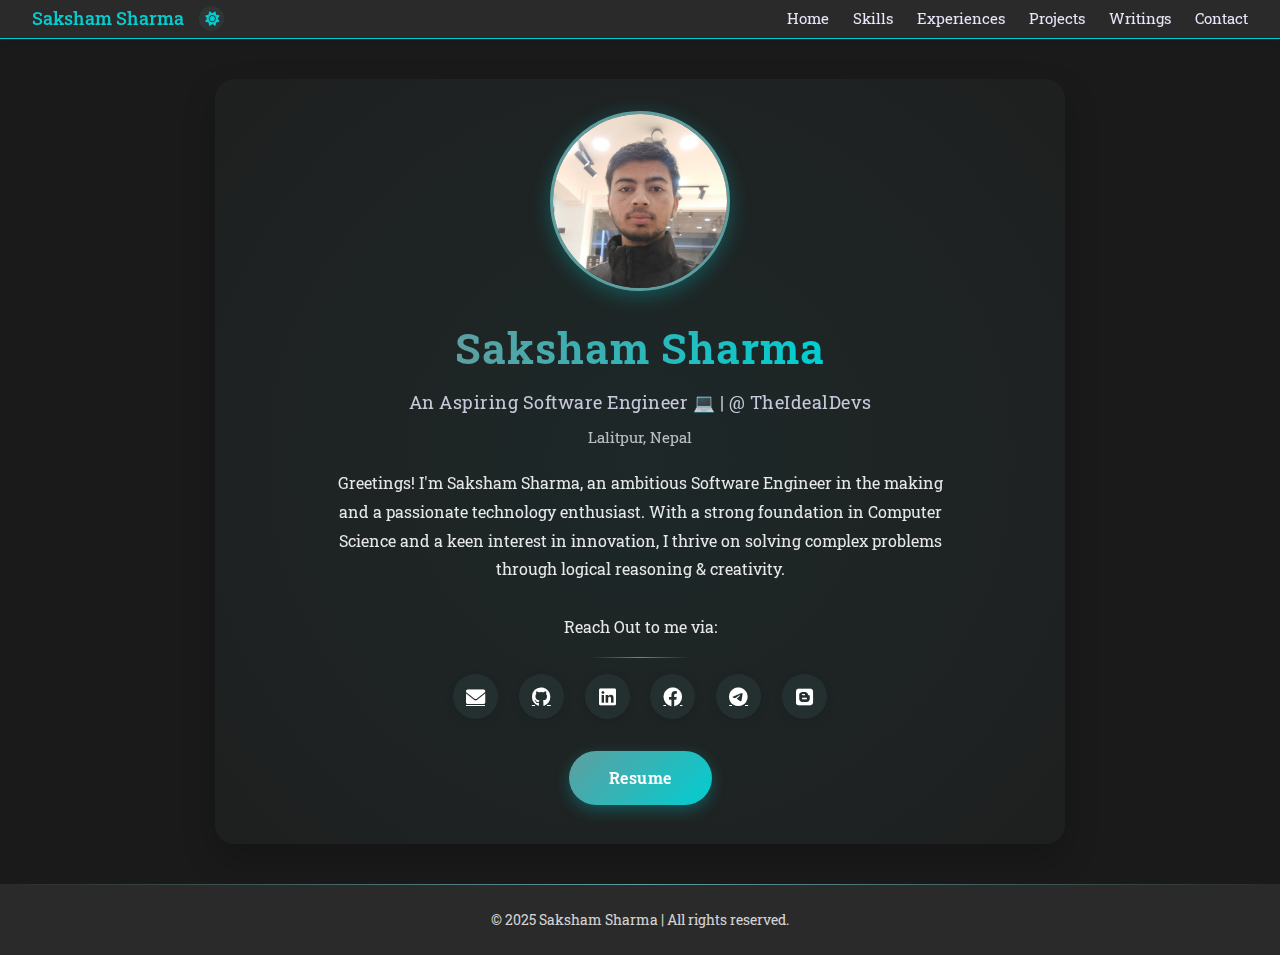
<file: index.html>
<!DOCTYPE html>
<html lang="en">
<head>
    <meta charset="UTF-8">
    <meta name="viewport" content="width=device-width, initial-scale=1.0">
    <!-- Open Graph Meta Tags for Social Media Preview -->
    <meta property="og:title" content="Saksham Sharma - Portfolio">
    <meta property="og:description" content="Aspiring AI Engineer | Software Developer | Tech Enthusiast">
    <meta property="og:image" content="https://raw.githubusercontent.com/UnExplainableFish52/mini_port_site/main/preview.jpg">
    <meta property="og:url" content="https://saksham.info.np">
    <meta property="og:site_name" content="Saksham Sharma - Portfolio">
    <meta property="og:type" content="website">

    <!-- Twitter Card for Better Sharing on Twitter --> 
    <meta name="twitter:card" content="summary_large_image">
    <meta name="twitter:title" content="Saksham Sharma - Portfolio">
    <meta name="twitter:description" content="Aspiring AI Engineer | Software Developer | Tech Enthusiast">
    <meta name="twitter:image" content="https://raw.githubusercontent.com/UnExplainableFish52/mini_port_site/main/preview.jpg">


    <title>Saksham Sharma</title>
    <link rel="stylesheet" href="css/style.css">
    <link href="https://fonts.googleapis.com/css2?family=Roboto+Slab:wght@300;400;500;700&display=swap" rel="stylesheet">
    <link rel="stylesheet" href="https://cdnjs.cloudflare.com/ajax/libs/font-awesome/6.0.0/css/all.min.css">

      <!-- Standard favicon for browsers -->
    <link rel="icon" type="image/png" sizes="32x32" href="favicon-32x32.png">
    <link rel="icon" type="image/png" sizes="16x16" href="favicon-16x16.png">
    <link rel="icon" href="/favicon.ico" type="image/x-icon">

    <!-- Apple Touch Icon for iOS devices -->
    <link rel="apple-touch-icon" sizes="180x180" href="apple-touch-icon.png">

    <!-- Icons for Android and Windows devices -->
    <link rel="icon" sizes="192x192" href="android-chrome-192x192.png">
    <link rel="icon" sizes="512x512" href="android-chrome-512x512.png">
    <meta name="msapplication-TileImage" content="/mstile-150x150.png">
    
</head>
<body>
    <nav class="navbar">
        <div class="nav-brand">
            <a href="index.html">Saksham Sharma <span id="theme-toggle" class="theme-toggle"><i class="fas fa-sun"></i></span></a>
           <!-- here i tried to add a nav menu toggle hamburger bar but it is not working as expected so let them mobile users suffer.
            <button class="mobile-menu-toggle" aria-label="Toggle navigation menu">
                <i class="fas fa-bars"></i>
            </button> -->
        </div>
        <div class="nav-links">
            <a href="index.html" class="nav-link">Home</a>
            <a href="pages/skills.html" class="nav-link">Skills</a>
            <a href="pages/experience.html" class="nav-link">Experiences</a>
            <a href="pages/projects.html" class="nav-link">Projects</a>
            <a href="pages/writings.html" class="nav-link">Writings</a>
            <a href="pages/contact.html" class="nav-link">Contact</a>
        </div>
    </nav>

    <main class="content">
        <div class="profile-container">
            <div class="profile-image">
                <img src="images/saksham00.png" alt="Saksham Sharma">
            </div>
            <h1 class="name">Saksham Sharma</h1>
            <p class="title">An Aspiring Software Engineer 💻 | @ TheIdealDevs</p>
            <p class="location">Lalitpur, Nepal</p>
            <p class="bio">Greetings! I'm Saksham Sharma, an ambitious Software Engineer in
                the making and a passionate technology enthusiast. With a strong
                foundation in Computer Science and a keen interest in innovation, I
                thrive on solving complex problems through logical reasoning
                & creativity. <br> <br> Reach Out to me via:</p>
            
            <div class="social-links">
                <a href="mailto:contactsaksham52@gmail.com" class="social-link"><i class="fas fa-envelope"></i></a>
                <a href="https://github.com/unexplainablefish52" class="social-link"><i class="fab fa-github"></i></a>
                <a href="https://www.linkedin.com/in/sakshamsharma52/" class="social-link"><i class="fab fa-linkedin"></i></a>
                <a href="https://www.facebook.com/UnExplainableFish52?mibextid=ZbWKwL" class="social-link"><i class="fab fa-facebook"></i></a>
                <a href="https://t.me/unexplainablefish52" class="social-link"><i class="fab fa-telegram"></i></a>
                <a href="https://saksham.info.np" class="social-link"><i class="fab fa-blogger"></i></a>
            </div>

            <a href="https://getresumeofsakshamsharma.tiiny.site/" class="resume-button">Resume</a>
        </div>
    </main>
                              
    <footer class="footer">
        <div class="footer-content">
             <!-- Elfsight Subscription Form | Untitled Subscription Form -->
             <script src="https://static.elfsight.com/platform/platform.js" async></script>
             <div class="elfsight-app-a3279f79-5e02-425b-a8f4-ff12ecfbb964" data-elfsight-app-lazy></div>
            <p>&copy; 2025 Saksham Sharma | All rights reserved.</p>
        </div>
    </footer>

    <script src="js/main.js"></script>
</body>
</html>
</file>
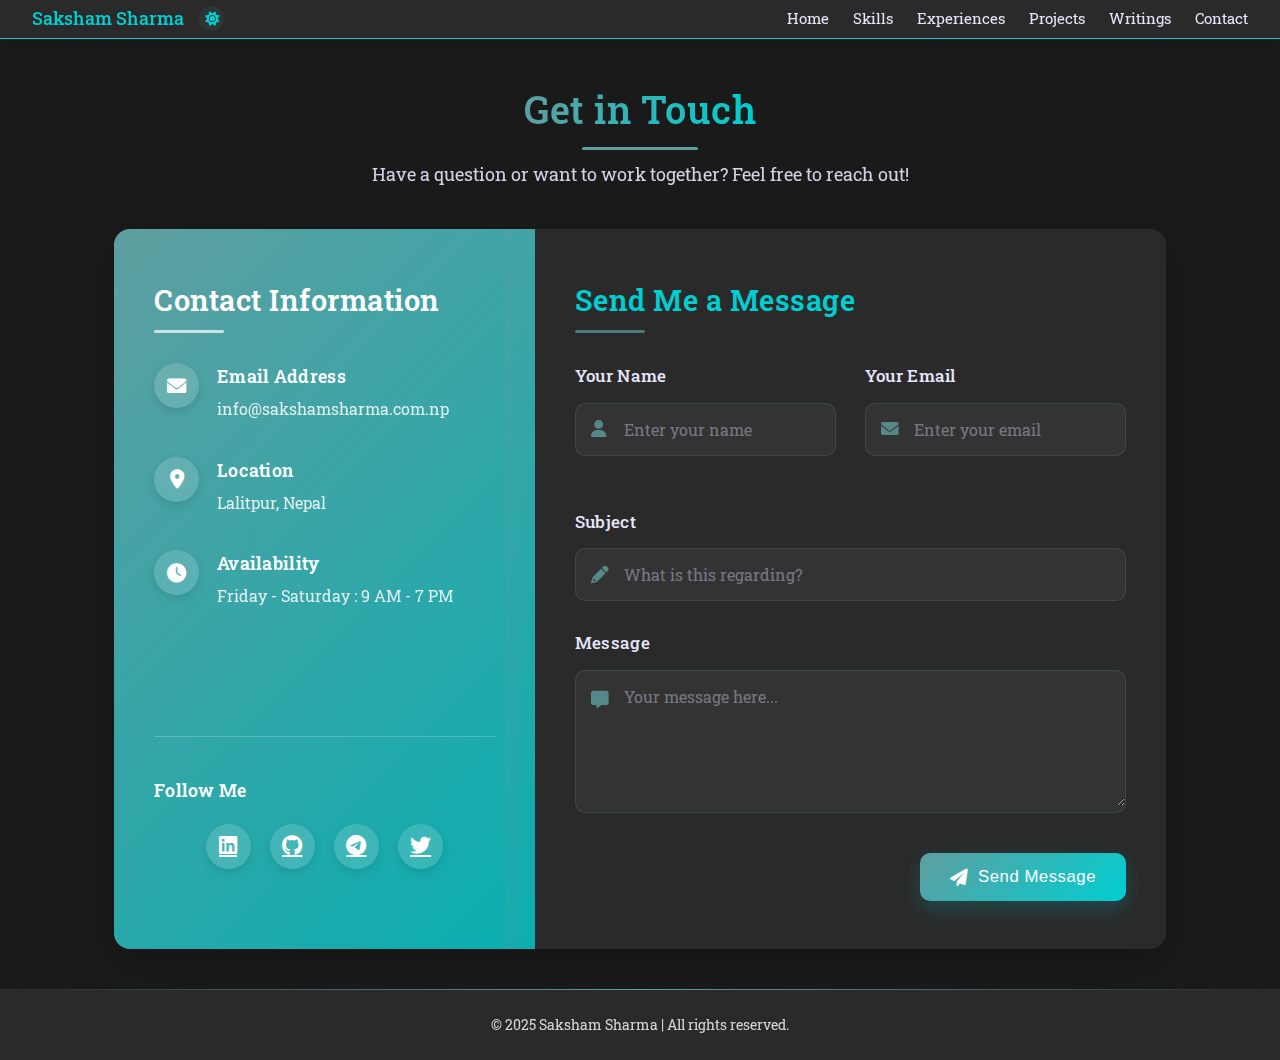
<file: pages/contact.html>
<!DOCTYPE html>
<html lang="en">
<head>
    <meta charset="UTF-8">
    <meta name="viewport" content="width=device-width, initial-scale=1.0">
    <title>Contact - Saksham Sharma</title>
    <link rel="stylesheet" href="../css/style.css">
    <link href="https://fonts.googleapis.com/css2?family=Roboto+Slab:wght@300;400;500;700&display=swap" rel="stylesheet">
    <link rel="stylesheet" href="https://cdnjs.cloudflare.com/ajax/libs/font-awesome/6.0.0/css/all.min.css">
</head>
<body>
    <nav class="navbar">
        <div class="nav-brand">
            <a href="../index.html">Saksham Sharma <span id="theme-toggle" class="theme-toggle"><i class="fas fa-sun"></i></span></a>
        </div>
        <div class="nav-links">
            <a href="../index.html" class="nav-link">Home</a>
            <a href="skills.html" class="nav-link">Skills</a>
            <a href="experience.html" class="nav-link">Experiences</a>
            <a href="projects.html" class="nav-link">Projects</a>
            <a href="writings.html" class="nav-link">Writings</a>
            <a href="contact.html" class="nav-link">Contact</a>
        </div>
    </nav>

    <main class="content">
        <div class="contact-container">
            <div class="contact-header">
                <h1 class="page-title">Get in Touch</h1>
                <p class="contact-subtitle">Have a question or want to work together? Feel free to reach out!</p>
            </div>
            
            <div class="contact-content">
                <div class="contact-info">
                    <h3 class="contact-info-title">Contact Information</h3>
                    
                    <div class="contact-item">
                        <div class="contact-icon">
                            <i class="fas fa-envelope"></i>
                        </div>
                        <div class="contact-details">
                            <h4>Email Address</h4>
                            <p>info@sakshamsharma.com.np</p>
                        </div>
                    </div>
                    
                    <div class="contact-item">
                        <div class="contact-icon">
                            <i class="fas fa-map-marker-alt"></i>
                        </div>
                        <div class="contact-details">
                            <h4>Location</h4>
                            <p>Lalitpur, Nepal</p>
                        </div>
                    </div>
                    
                    <div class="contact-item">
                        <div class="contact-icon">
                            <i class="fas fa-clock"></i>
                        </div>
                        <div class="contact-details">
                            <h4>Availability</h4>
                            <p> Friday - Saturday : 9 AM - 7 PM</p>
                        </div>
                    </div> 
                                                   <!-- Elfsight Subscription Form | Untitled Subscription Form -->
<script src="https://static.elfsight.com/platform/platform.js" async></script>
<div class="elfsight-app-a3279f79-5e02-425b-a8f4-ff12ecfbb964" data-elfsight-app-lazy></div>
                    <div class="contact-social">
                        <h4>Follow Me</h4>
                        <div class="social-links contact-socials">
                            <a href="https://linkedin.com/in/sakshamsharma52" class="social-link" aria-label="LinkedIn">
                                <i class="fab fa-linkedin"></i>
                            </a>
                            <a href="https://github.com/unexplainablefish52" class="social-link" aria-label="GitHub">
                                <i class="fab fa-github"></i>
                            </a>
                            <a href="https://t.me/unexplainablefish52" class="social-link" aria-label="Telegram">
                                <i class="fab fa-telegram"></i>
                            </a>
                            <a href="https://x.com/UnExFish52" class="social-link" aria-label="Twitter">
                                <i class="fab fa-twitter"></i>
                            </a>
                        </div>
                    </div>
                </div>

                <div class="contact-form-container">
                    <h3 class="form-title">Send Me a Message</h3>
                    <form class="contact-form" action="https://formspree.io/f/mnnjejyy" method="POST">
                        <div class="form-row">
                            <div class="form-group">
                                <label for="name">Your Name</label>
                                <div class="input-with-icon">
                                    <i class="fas fa-user"></i>
                                    <input type="text" id="name" name="name" required placeholder="Enter your name">
                                </div>
                            </div>
                            
                            <div class="form-group">
                                <label for="email">Your Email</label>
                                <div class="input-with-icon">
                                    <i class="fas fa-envelope"></i>
                                    <input type="email" id="email" name="email" required placeholder="Enter your email">
                                </div>
                            </div>
                        </div>
                        
                        <div class="form-group">
                            <label for="subject">Subject</label>
                            <div class="input-with-icon">
                                <i class="fas fa-pencil-alt"></i>
                                <input type="text" id="subject" name="subject" required placeholder="What is this regarding?">
                            </div>
                        </div>
                        
                        <div class="form-group">
                            <label for="message">Message</label>
                            <div class="input-with-icon textarea-container">
                                <i class="fas fa-comment-alt"></i>
                                <textarea id="message" name="message" rows="5" required placeholder="Your message here..."></textarea>
                            </div>
                        </div>
                        
                        <div class="form-footer">
                            <button type="submit" class="submit-button">
                                <i class="fas fa-paper-plane"></i> Send Message
                            </button>
                        </div>
                    </form>
                </div>
            </div>
        </div>
    </main>

    <footer class="footer">
        <div class="footer-content">
            <p>&copy; 2025 Saksham Sharma | All rights reserved.</p>
        </div>
    </footer>

    <script src="../js/main.js"></script>
</body>
</html>
</file>
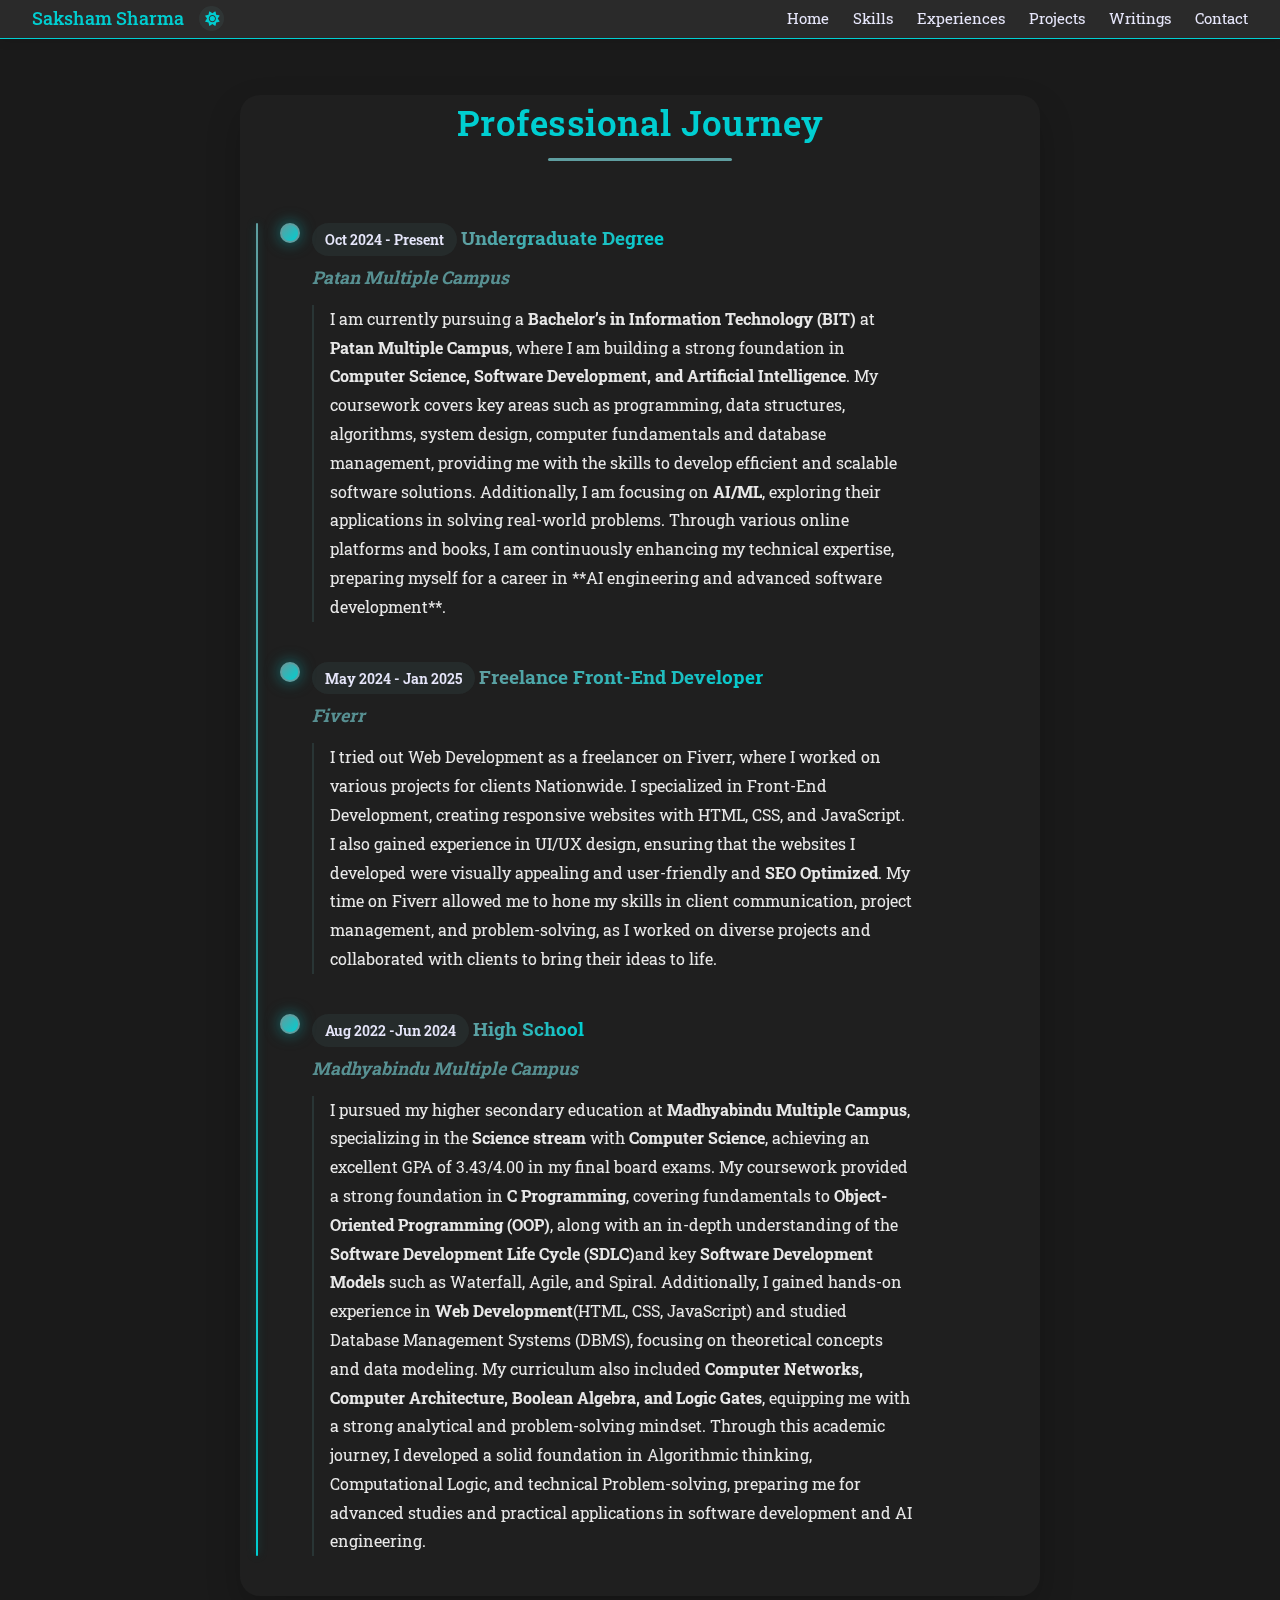
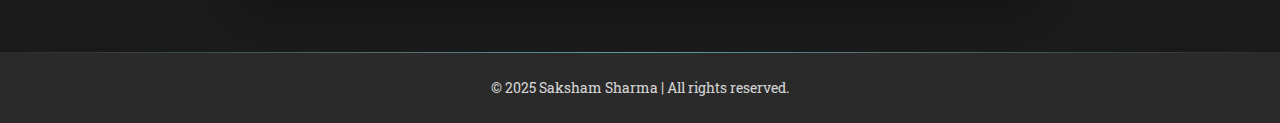
<file: pages/experience.html>
<!DOCTYPE html>
<html lang="en">
<head>
    <meta charset="UTF-8">
    <meta name="viewport" content="width=device-width, initial-scale=1.0">
    <title>Experiences - Saksham Sharma</title>
    <link rel="stylesheet" href="../css/style.css">
    <link href="https://fonts.googleapis.com/css2?family=Roboto+Slab:wght@300;400;500;700&display=swap" rel="stylesheet">
    <link rel="stylesheet" href="https://cdnjs.cloudflare.com/ajax/libs/font-awesome/6.0.0/css/all.min.css">
</head>
<body>
    <nav class="navbar">
        <div class="nav-brand">
            <a href="../index.html">Saksham Sharma <span id="theme-toggle" class="theme-toggle"><i class="fas fa-sun"></i></span></a>
        </div>
        <div class="nav-links">
            <a href="../index.html" class="nav-link">Home</a>
            <a href="skills.html" class="nav-link">Skills</a>
            <a href="experience.html" class="nav-link">Experiences</a>
            <a href="projects.html" class="nav-link">Projects</a>
            <a href="writings.html" class="nav-link">Writings</a>
            <a href="contact.html" class="nav-link">Contact</a>
        </div>
    </nav>

    <main class="content">
        <div class="experience-container">
            <div class="experience-header">
                <h1 class="page-title">Professional Journey</h1>
            </div>
            
            <div class="timeline">
                <div class="timeline-item">
                    <div class="timeline-date">Oct 2024 - Present</div>
                    <h3 class="timeline-title">Undergraduate Degree</h3>
                    <h4 class="timeline-company">Patan Multiple Campus</h4>
                    <p class="timeline-description">
                        I am currently pursuing a <b>Bachelor’s in Information Technology (BIT)</b> at <b>Patan Multiple Campus</b>, where I am building a strong foundation in <b>Computer Science, Software Development, and Artificial Intelligence</b>. My coursework covers key areas such as programming, data structures, algorithms, system design, computer fundamentals and database management, providing me with the skills to develop efficient and scalable software solutions. Additionally, I am focusing on <b>AI/ML</b>, exploring their applications in solving real-world problems. Through various online platforms and books, I am continuously enhancing my technical expertise, preparing myself for a career in **AI engineering and advanced software development**.
                        
                    </p>
                </div>

                <div class="timeline-item">
                    <div class="timeline-date">May 2024 - Jan 2025</div>
                    <h3 class="timeline-title">Freelance Front-End Developer</h3>
                    <h4 class="timeline-company">Fiverr</h4>
                    <p class="timeline-description">
                        I tried out Web Development as a freelancer on Fiverr, where I worked on various projects for clients Nationwide. I specialized in Front-End Development, creating responsive websites with HTML, CSS, and JavaScript. I also gained experience in UI/UX design, ensuring that the websites I developed were visually appealing and user-friendly and <b>SEO Optimized</b>. My time on Fiverr allowed me to hone my skills in client communication, project management, and problem-solving, as I worked on diverse projects and collaborated with clients to bring their ideas to life.
                    </p>
                </div>

                <div class="timeline-item">
                    <div class="timeline-date">Aug 2022 -Jun 2024</div>
                    <h3 class="timeline-title">High School</h3>
                    <h4 class="timeline-company"> Madhyabindu Multiple Campus</h4>
                    <p class="timeline-description">
                        I pursued my higher secondary education at <b>Madhyabindu Multiple Campus</b>, specializing in the <b>Science stream</b> with <b>Computer Science</b>, achieving an excellent GPA of 3.43/4.00 in my final board exams. My coursework provided a strong foundation in <b>C Programming</b>, covering fundamentals to <b>Object-Oriented Programming (OOP)</b>, along with an in-depth understanding of the <b>Software Development Life Cycle (SDLC)</b>and key <b>Software Development Models</b> such as Waterfall, Agile, and Spiral. Additionally, I gained hands-on experience in <b>Web Development</b>(HTML, CSS, JavaScript) and studied Database Management Systems (DBMS), focusing on theoretical concepts and data modeling. My curriculum also included <b>Computer Networks, Computer Architecture, Boolean Algebra, and Logic Gates</b>, equipping me with a strong analytical and problem-solving mindset. Through this academic journey, I developed a solid foundation in Algorithmic thinking, Computational Logic, and technical Problem-solving, preparing me for advanced studies and practical applications in software development and AI engineering.
                    </p>
                </div>
            </div>
        </div>
    </main>

    <footer class="footer">
        <div class="footer-content">
            <p>&copy; 2025 Saksham Sharma | All rights reserved.</p>
        </div>
    </footer>

    <script src="../js/main.js"></script>
</body>
</html>
</file>
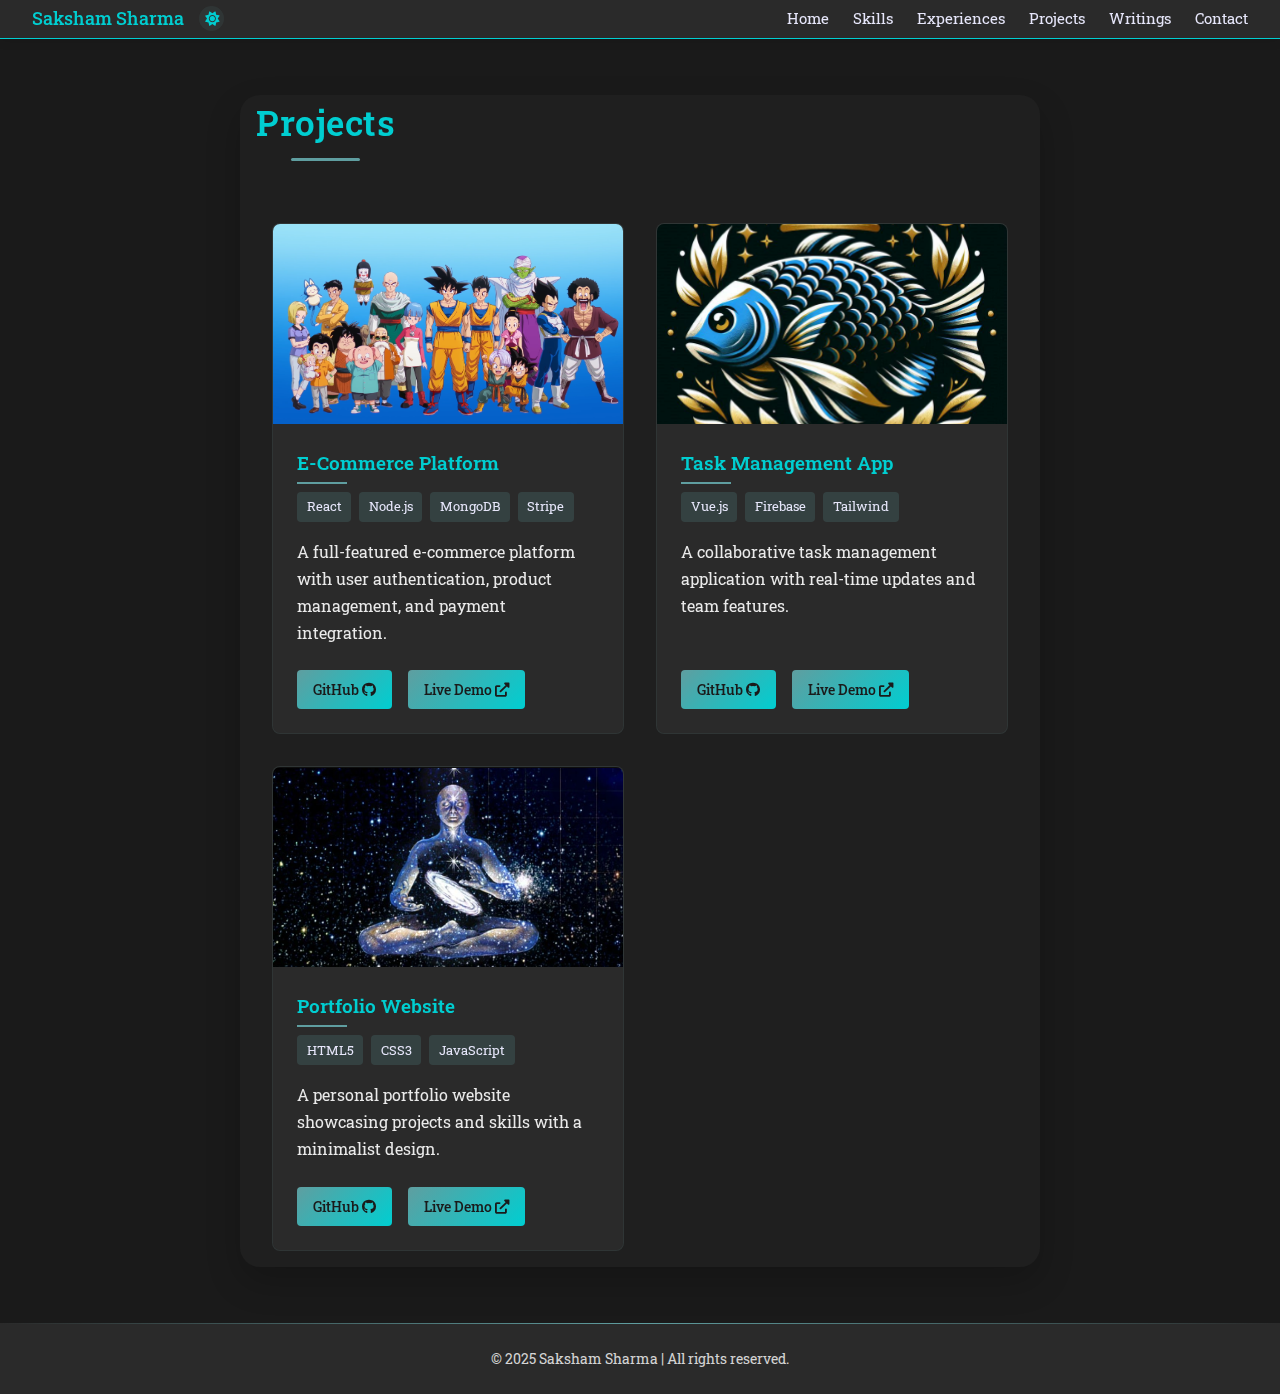
<file: pages/projects.html>
<!DOCTYPE html>
<html lang="en">
<head>
    <meta charset="UTF-8">
    <meta name="viewport" content="width=device-width, initial-scale=1.0">
    <title>Projects - Saksham Sharma</title>
    <link rel="stylesheet" href="../css/style.css">
    <link href="https://fonts.googleapis.com/css2?family=Roboto+Slab:wght@300;400;500;700&display=swap" rel="stylesheet">
    <link rel="stylesheet" href="https://cdnjs.cloudflare.com/ajax/libs/font-awesome/6.0.0/css/all.min.css">
</head>
<body>
    <nav class="navbar">
        <div class="nav-brand">
            <a href="../index.html">Saksham Sharma <span id="theme-toggle" class="theme-toggle"><i class="fas fa-sun"></i></span></a>
        </div>
        <div class="nav-links">
            <a href="../index.html" class="nav-link">Home</a>
            <a href="skills.html" class="nav-link">Skills</a>
            <a href="experience.html" class="nav-link">Experiences</a>
            <a href="projects.html" class="nav-link">Projects</a>
            <a href="writings.html" class="nav-link">Writings</a>
            <a href="contact.html" class="nav-link">Contact</a>
        </div>
    </nav>

    <main class="content">
        <div class="projects-container">
            <h1 class="page-title">Projects</h1>
            
            <div class="projects-grid">
                <div class="project-card">
                    <img src="../images/project1.jpg" alt="E-Commerce Platform" class="project-image">
                    <div class="project-details">
                        <h3 class="project-title">E-Commerce Platform</h3>
                        <div class="project-tags">
                            <span class="project-tag">React</span>
                            <span class="project-tag">Node.js</span>
                            <span class="project-tag">MongoDB</span>
                            <span class="project-tag">Stripe</span>
                        </div>
                        <p class="project-description">
                            A full-featured e-commerce platform with user authentication, product management, and payment integration.
                        </p>
                        <div class="project-links">
                            <a href="https://github.com/username/project" target="_blank" class="project-link">GitHub <i class="fab fa-github"></i></a>
                            <a href="https://demo-link.com" target="_blank" class="project-link">Live Demo <i class="fas fa-external-link-alt"></i></a>
                        </div>
                    </div>
                </div>

                <div class="project-card">
                    <img src="../images/project2.jpg" alt="Task Management App" class="project-image">
                    <div class="project-details">
                        <h3 class="project-title">Task Management App</h3>
                        <div class="project-tags">
                            <span class="project-tag">Vue.js</span>
                            <span class="project-tag">Firebase</span>
                            <span class="project-tag">Tailwind</span>
                        </div>
                        <p class="project-description">
                            A collaborative task management application with real-time updates and team features.
                        </p>
                        <div class="project-links">
                            <a href="https://github.com/username/project" target="_blank" class="project-link">GitHub <i class="fab fa-github"></i></a>
                            <a href="https://demo-link.com" target="_blank" class="project-link">Live Demo <i class="fas fa-external-link-alt"></i></a>
                        </div>
                    </div>
                </div>

                <div class="project-card">
                    <img src="../images/project3.jpg" alt="Portfolio Website" class="project-image">
                    <div class="project-details">
                        <h3 class="project-title">Portfolio Website</h3>
                        <div class="project-tags">
                            <span class="project-tag">HTML5</span>
                            <span class="project-tag">CSS3</span>
                            <span class="project-tag">JavaScript</span>
                        </div>
                        <p class="project-description">
                            A personal portfolio website showcasing projects and skills with a minimalist design.
                        </p>
                        <div class="project-links">
                            <a href="https://github.com/username/project" target="_blank" class="project-link">GitHub <i class="fab fa-github"></i></a>
                            <a href="https://demo-link.com" target="_blank" class="project-link">Live Demo <i class="fas fa-external-link-alt"></i></a>
                        </div>
                    </div>
                </div>
            </div>
        </div>
    </main>

    <footer class="footer">
        <div class="footer-content">
            <p>&copy; 2025 Saksham Sharma | All rights reserved.</p>
        </div>
    </footer>

    <script src="../js/main.js"></script>
</body>
</html>
</file>
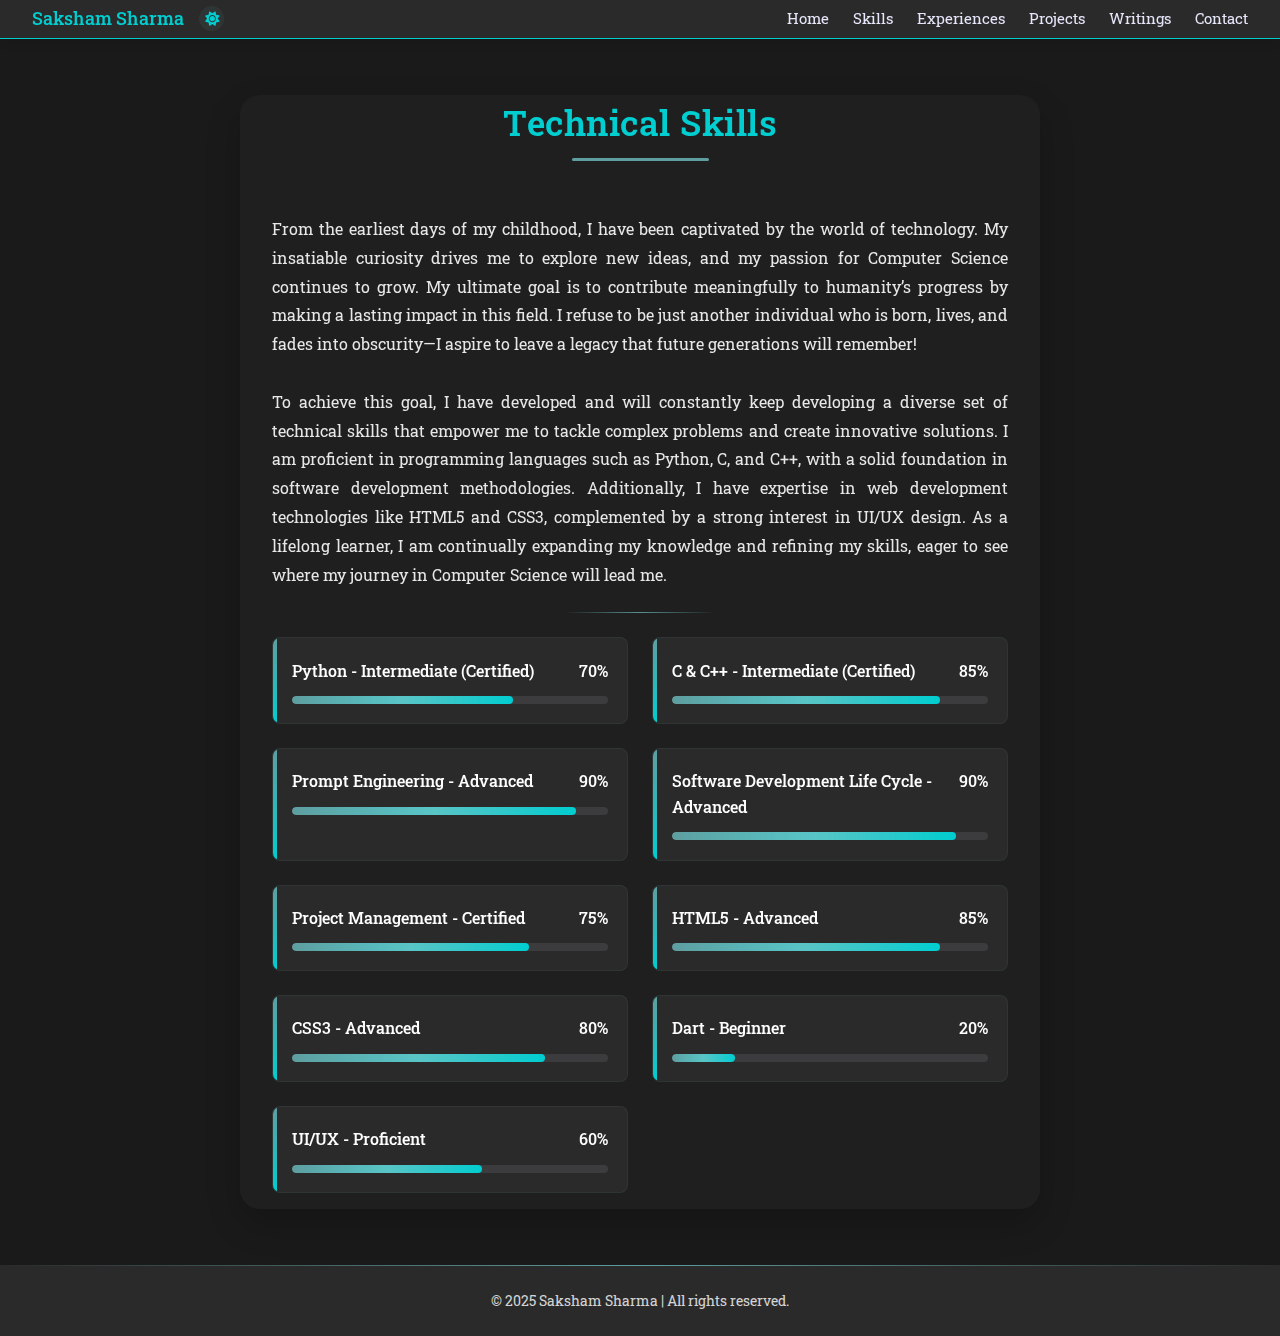
<file: pages/skills.html>
<!DOCTYPE html>
<html lang="en">
<head>
    <meta charset="UTF-8">
    <meta name="viewport" content="width=device-width, initial-scale=1.0">
    <title>Skills - Saksham Sharma</title>
    <link rel="stylesheet" href="../css/style.css">
    <link href="https://fonts.googleapis.com/css2?family=Roboto+Slab:wght@300;400;500;700&display=swap" rel="stylesheet">
    <link rel="stylesheet" href="https://cdnjs.cloudflare.com/ajax/libs/font-awesome/6.0.0/css/all.min.css">
</head>
<body>
    <nav class="navbar">
        <div class="nav-brand">
            <a href="../index.html">Saksham Sharma <span id="theme-toggle" class="theme-toggle"><i class="fas fa-sun"></i></span></a>
        </div>
        <div class="nav-links">
            <a href="../index.html" class="nav-link">Home</a>
            <a href="skills.html" class="nav-link">Skills</a>
            <a href="experience.html" class="nav-link">Experiences</a>
            <a href="projects.html" class="nav-link">Projects</a>
            <a href="writings.html" class="nav-link">Writings</a>
            <a href="contact.html" class="nav-link">Contact</a>
        </div>
    </nav>

    <main class="content">
        <div class="skills-container">
            <div class="skills-header">
                <h1 class="page-title">Technical Skills</h1>
            </div>
            
            <p class="skills-intro">
                From the earliest days of my childhood, I have been captivated by the world of technology. My insatiable curiosity drives me to explore new ideas, and my passion for Computer Science continues to grow. My ultimate goal is to contribute meaningfully to humanity’s progress by making a lasting impact in this field. I refuse to be just another individual who is born, lives, and fades into obscurity—I aspire to leave a legacy that future generations will remember!
                <br><br>
                To achieve this goal, I have developed and will constantly keep developing a diverse set of technical skills that empower me to tackle complex problems and create innovative solutions. I am proficient in programming languages such as Python, C, and C++, with a solid foundation in software development methodologies. Additionally, I have expertise in web development technologies like HTML5 and CSS3, complemented by a strong interest in UI/UX design. As a lifelong learner, I am continually expanding my knowledge and refining my skills, eager to see where my journey in Computer Science will lead me.
            </p>

            <div class="skills-grid">
                <div class="skill-item">
                    <div class="skill-header">
                        <span>Python - Intermediate (Certified) </span>
                        <span> 70% </span>
                    </div>
                    <div class="skill-bar">
                        <div class="skill-progress" style="width: 70%"></div>
                    </div>
                </div>

                <div class="skill-item">
                    <div class="skill-header">
                        <span>C & C++ - Intermediate (Certified)</span>
                        <span>85%</span>
                    </div>
                    <div class="skill-bar">
                        <div class="skill-progress" style="width: 85%"></div>
                    </div>
                </div>
                <div class="skill-item">
                    <div class="skill-header">
                        <span> Prompt Engineering - Advanced </span>
                        <span>90%</span>
                    </div>
                    <div class="skill-bar">
                        <div class="skill-progress" style="width: 90%"></div>
                    </div>
                </div>
                <div class="skill-item">
                    <div class="skill-header">
                        <span> Software Development Life Cycle - Advanced </span>
                        <span>90%</span>
                    </div>
                    <div class="skill-bar">
                        <div class="skill-progress" style="width: 90%"></div>
                    </div>
                </div>
                <div class="skill-item">
                    <div class="skill-header">
                        <span>Project Management - Certified </span>
                        <span>75%</span>
                    </div>
                    <div class="skill-bar">
                        <div class="skill-progress" style="width: 85%"></div>
                    </div>
                </div>

                <div class="skill-item">
                    <div class="skill-header">
                        <span>HTML5 - Advanced </span>
                        <span>85%</span>
                    </div>
                    <div class="skill-bar">
                        <div class="skill-progress" style="width: 85%"></div>
                    </div>
                </div>

                <div class="skill-item">
                    <div class="skill-header">
                        <span>CSS3 - Advanced</span>
                        <span>80%</span>
                    </div>
                    <div class="skill-bar">
                        <div class="skill-progress" style="width: 80%"></div>
                    </div>
                </div>

                <div class="skill-item">
                    <div class="skill-header">
                        <span> Dart - Beginner </span>
                        <span>20%</span>
                    </div>
                    <div class="skill-bar">
                        <div class="skill-progress" style="width: 20%"></div>
                    </div>
                </div>
                

                <div class="skill-item">
                    <div class="skill-header">
                        <span>UI/UX - Proficient</span>
                        <span>60%</span>
                    </div>
                    <div class="skill-bar">
                        <div class="skill-progress" style="width: 60%"></div>
                    </div>
                </div>
            </div>
        </div>
    </main>

    <footer class="footer">
        <div class="footer-content">
            <p>&copy; 2025 Saksham Sharma | All rights reserved.</p>
        </div>
    </footer>

    <script src="../js/main.js"></script>
</body>
</html>
</file>
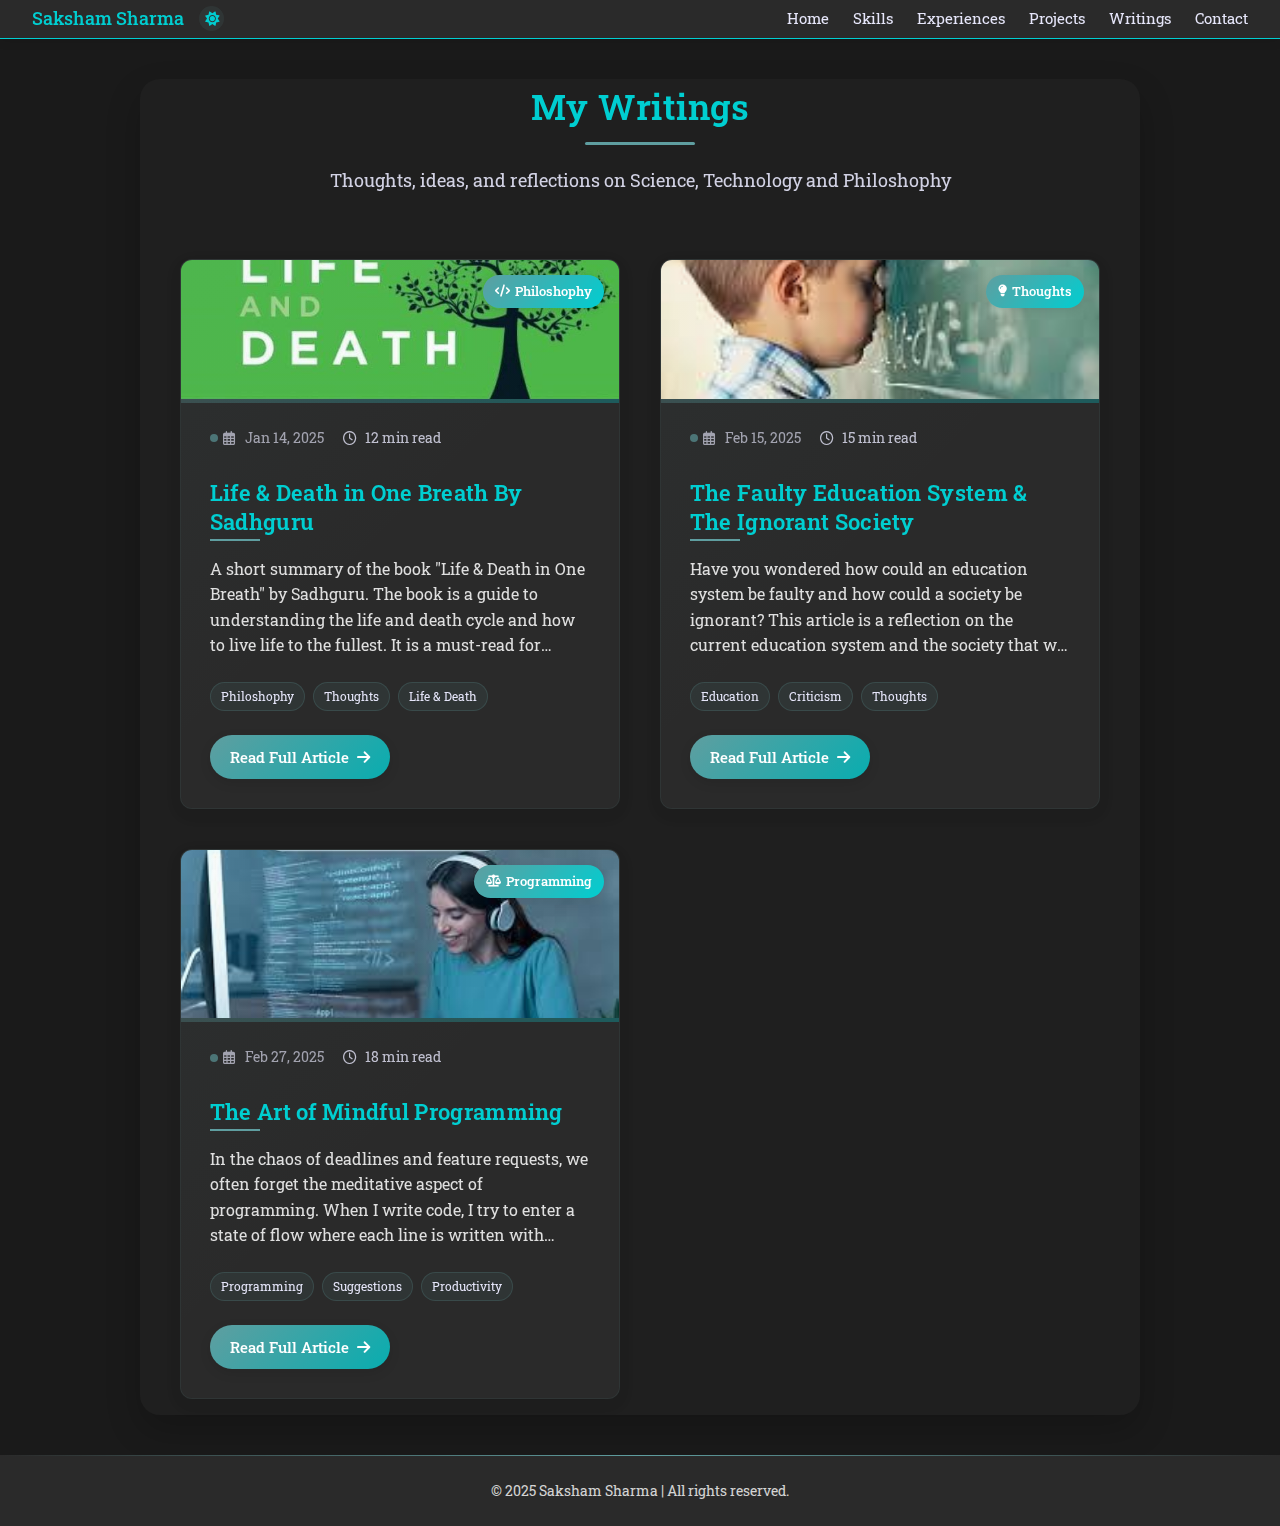
<file: pages/writings.html>
<!DOCTYPE html>
<html lang="en">
<head>
    <meta charset="UTF-8">
    <meta name="viewport" content="width=device-width, initial-scale=1.0">
    
    <!-- SEO Meta Tags -->
    <title>Writings & Blog Posts | Saksham Sharma</title>
    <meta name="description" content="Explore Saksham Sharma's writings on programming, innovation, and technology. Insights on mindful coding, embracing challenges, and digital minimalism.">
    <meta name="keywords" content="Saksham Sharma, programming blog, tech writing, coding articles, mindful programming, digital minimalism">
    <meta name="author" content="Saksham Sharma">
    <link rel="canonical" href="https://sakshamsharma.com.np/pages/writings.html">
    
    <!-- Open Graph / Social Media Meta Tags -->
    <meta property="og:type" content="website">
    <meta property="og:url" content="https://sakshamsharma.com.np/pages/writings.html">
    <meta property="og:title" content="Writings & Blog Posts | Saksham Sharma">
    <meta property="og:description" content="Explore Saksham Sharma's writings on programming, innovation, and technology. Insights on mindful coding, embracing challenges, and digital minimalism.">
    <meta property="og:image" content="https://sakshamsharma.com.np/images/writing1.jpg">
    
    <!-- Twitter Meta Tags -->
    <meta name="twitter:card" content="summary_large_image">
    <meta name="twitter:title" content="Writings & Blog Posts | Saksham Sharma">
    <meta name="twitter:description" content="Explore Saksham Sharma's writings on programming, innovation, and technology. Insights on mindful coding, embracing challenges, and digital minimalism.">
    <meta name="twitter:image" content="https://sakshamsharma.com.np/images/writing1.jpg">
    
    <!-- Stylesheets -->
    <link rel="stylesheet" href="../css/style.css">
    <link href="https://fonts.googleapis.com/css2?family=Roboto+Slab:wght@300;400;500;700&display=swap" rel="stylesheet">
    <link rel="stylesheet" href="https://cdnjs.cloudflare.com/ajax/libs/font-awesome/6.0.0/css/all.min.css">
    
    <!-- Structured Data -->
    <script type="application/ld+json">
    {
        "@context": "https://schema.org",
        "@type": "Blog",
        "headline": "Saksham Sharma's Writings",
        "description": "Thoughts, ideas, and reflections on technology, programming, and life",
        "author": {
            "@type": "Person",
            "name": "Saksham Sharma",
            "url": "https://sakshamsharma.com.np"
        },
        "blogPost": [
            {
                "@type": "BlogPosting",
                "headline": "The Art of Mindful Programming",
                "datePublished": "2025-02-20",
                "articleBody": "In the chaos of deadlines and feature requests, we often forget the meditative aspect of programming...",
                "image": "https://sakshamsharma.com.np/images/writing1.jpg",
                "keywords": "Mindfulness, Coding, Productivity",
                "timeRequired": "PT12M"
            },
            {
                "@type": "BlogPosting",
                "headline": "Embracing the Unknown",
                "datePublished": "2025-02-15",
                "articleBody": "Every new project brings its own set of uncertainties. Instead of fearing them...",
                "image": "https://sakshamsharma.com.np/images/writing2.jpg",
                "keywords": "Growth, Challenges, Learning",
                "timeRequired": "PT15M"
            },
            {
                "@type": "BlogPosting",
                "headline": "Digital Minimalism",
                "datePublished": "2025-02-10",
                "articleBody": "In a world of endless notifications and digital noise, finding clarity becomes increasingly important...",
                "image": "https://sakshamsharma.com.np/images/writing3.jpg",
                "keywords": "Minimalism, Focus, Productivity",
                "timeRequired": "PT18M"
            }
        ]
    }
    </script>
</head>
<body>
    <header>
        <nav class="navbar">
            <div class="nav-brand">
                <a href="../index.html">Saksham Sharma <span id="theme-toggle" class="theme-toggle"><i class="fas fa-sun" aria-hidden="true"></i></span></a>
            </div>
            <div class="nav-links">
                <a href="../index.html" class="nav-link">Home</a>
                <a href="skills.html" class="nav-link">Skills</a>
                <a href="experience.html" class="nav-link">Experiences</a>
                <a href="projects.html" class="nav-link">Projects</a>
                <a href="writings.html" class="nav-link" aria-current="page">Writings</a>
                <a href="contact.html" class="nav-link">Contact</a>
            </div>
        </nav>
    </header>

    <main class="content">
        <div class="writings-container">
            <div class="writings-header">
                <h1 class="page-title">My Writings</h1>
                <p class="writings-subtitle">Thoughts, ideas, and reflections on Science, Technology and Philoshophy</p>
            </div>

            <div class="writings-grid">

                <article class="writing-card">
                    <div class="writing-image-container">
                        <img src="../images/writing1.jpg" alt="Life & Death" class="writing-image" width="300" height="220">
                        <div class="writing-category"><i class="fas fa-code" aria-hidden="true"></i> Philoshophy</div>
                    </div>
                    <div class="writing-details">
                        <div class="writing-meta">
                            <span class="writing-date"><i class="far fa-calendar-alt" aria-hidden="true"></i> Jan 14, 2025</span>
                            <span class="writing-time"><i class="far fa-clock" aria-hidden="true"></i> 12 min read</span>
                        </div>
                        <h2 class="writing-title">Life & Death in One Breath By Sadhguru</h2>
                        <p class="writing-excerpt">
                           A short summary of the book "Life & Death in One Breath" by Sadhguru. The book is a guide to understanding the life and death cycle and how to live life to the fullest. It is a must-read for anyone who is looking to understand the deeper meaning of life and death.
                        </p>
                        <div class="writing-tags" aria-label="Article tags">
                            <span class="writing-tag">Philoshophy</span>
                            <span class="writing-tag">Thoughts</span>
                            <span class="writing-tag">Life & Death</span>
                        </div>
                        <a href="/pages/writings/writing1.html" class="read-more-btn">
                            <span>Read Full Article</span>
                            <i class="fas fa-arrow-right" aria-hidden="true"></i>
                        </a>
                    </div>
                </article>

                <article class="writing-card">
                    <div class="writing-image-container">
                        <img src="../images/writing2.jpg" alt="Concept of embracing uncertainty and growth" class="writing-image" width="300" height="220">
                        <div class="writing-category"><i class="fas fa-lightbulb" aria-hidden="true"></i> Thoughts</div>
                    </div>
                    <div class="writing-details">
                        <div class="writing-meta">
                            <span class="writing-date"><i class="far fa-calendar-alt" aria-hidden="true"></i> Feb 15, 2025</span>
                            <span class="writing-time"><i class="far fa-clock" aria-hidden="true"></i> 15 min read</span>
                        </div>
                        <h2 class="writing-title">The Faulty Education System & The Ignorant Society</h2>
                        <p class="writing-excerpt">
                            Have you wondered how could an education system be faulty and how could a society be ignorant? This article is a reflection on the current education system and the society that we live in. It is a call to action for the youth to take charge and bring about a change.
                        </p>
                        <div class="writing-tags" aria-label="Article tags">
                            <span class="writing-tag">Education</span>
                            <span class="writing-tag">Criticism</span>
                            <span class="writing-tag">Thoughts</span>
                        </div>
                        <a href="/pages/writings/writing2.html" class="read-more-btn">
                            <span>Read Full Article</span>
                            <i class="fas fa-arrow-right" aria-hidden="true"></i>
                        </a>
                    </div>
                </article>

                <article class="writing-card">
                    <div class="writing-image-container">
                        <img src="../images/writing3.jpg" alt="Digital minimalism concept showing simplified workspace" class="writing-image" width="300" height="220">
                        <div class="writing-category"><i class="fas fa-balance-scale" aria-hidden="true"></i> Programming</div>
                    </div>
                    <div class="writing-details">
                        <div class="writing-meta">
                            <span class="writing-date"><i class="far fa-calendar-alt" aria-hidden="true"></i> Feb 27, 2025</span>
                            <span class="writing-time"><i class="far fa-clock" aria-hidden="true"></i> 18 min read</span>
                        </div>
                        <h2 class="writing-title">The Art of Mindful Programming </h2>
                        <p class="writing-excerpt">
                            In the chaos of deadlines and feature requests, we often forget the meditative aspect of programming. When I write code, I try to enter a state of flow where each line is written with intention and purpose. It's not just about making things work; it's about crafting something beautiful and meaningful.
                        </p>
                        <div class="writing-tags" aria-label="Article tags">
                            <span class="writing-tag">Programming</span>
                            <span class="writing-tag">Suggestions</span>
                            <span class="writing-tag">Productivity</span>
                        </div>
                        <a href="/pages/writings/writing3.html" class="read-more-btn">
                            <span>Read Full Article</span>
                            <i class="fas fa-arrow-right" aria-hidden="true"></i>
                        </a>
                    </div>
                </article>

                   <!-- Elfsight Subscription Form | Untitled Subscription Form -->
<script src="https://static.elfsight.com/platform/platform.js" async></script>
<div class="elfsight-app-a3279f79-5e02-425b-a8f4-ff12ecfbb964" data-elfsight-app-lazy></div>
                <!-- more writings to come here , 3 till now-->
            </div>
        </div>
     
    </main>

    <footer class="footer">
        <div class="footer-content">

            <p>&copy; 2025 Saksham Sharma | All rights reserved.</p>
        </div>
    </footer>

    <script src="../js/main.js"></script>
</body>
</html>
</file>
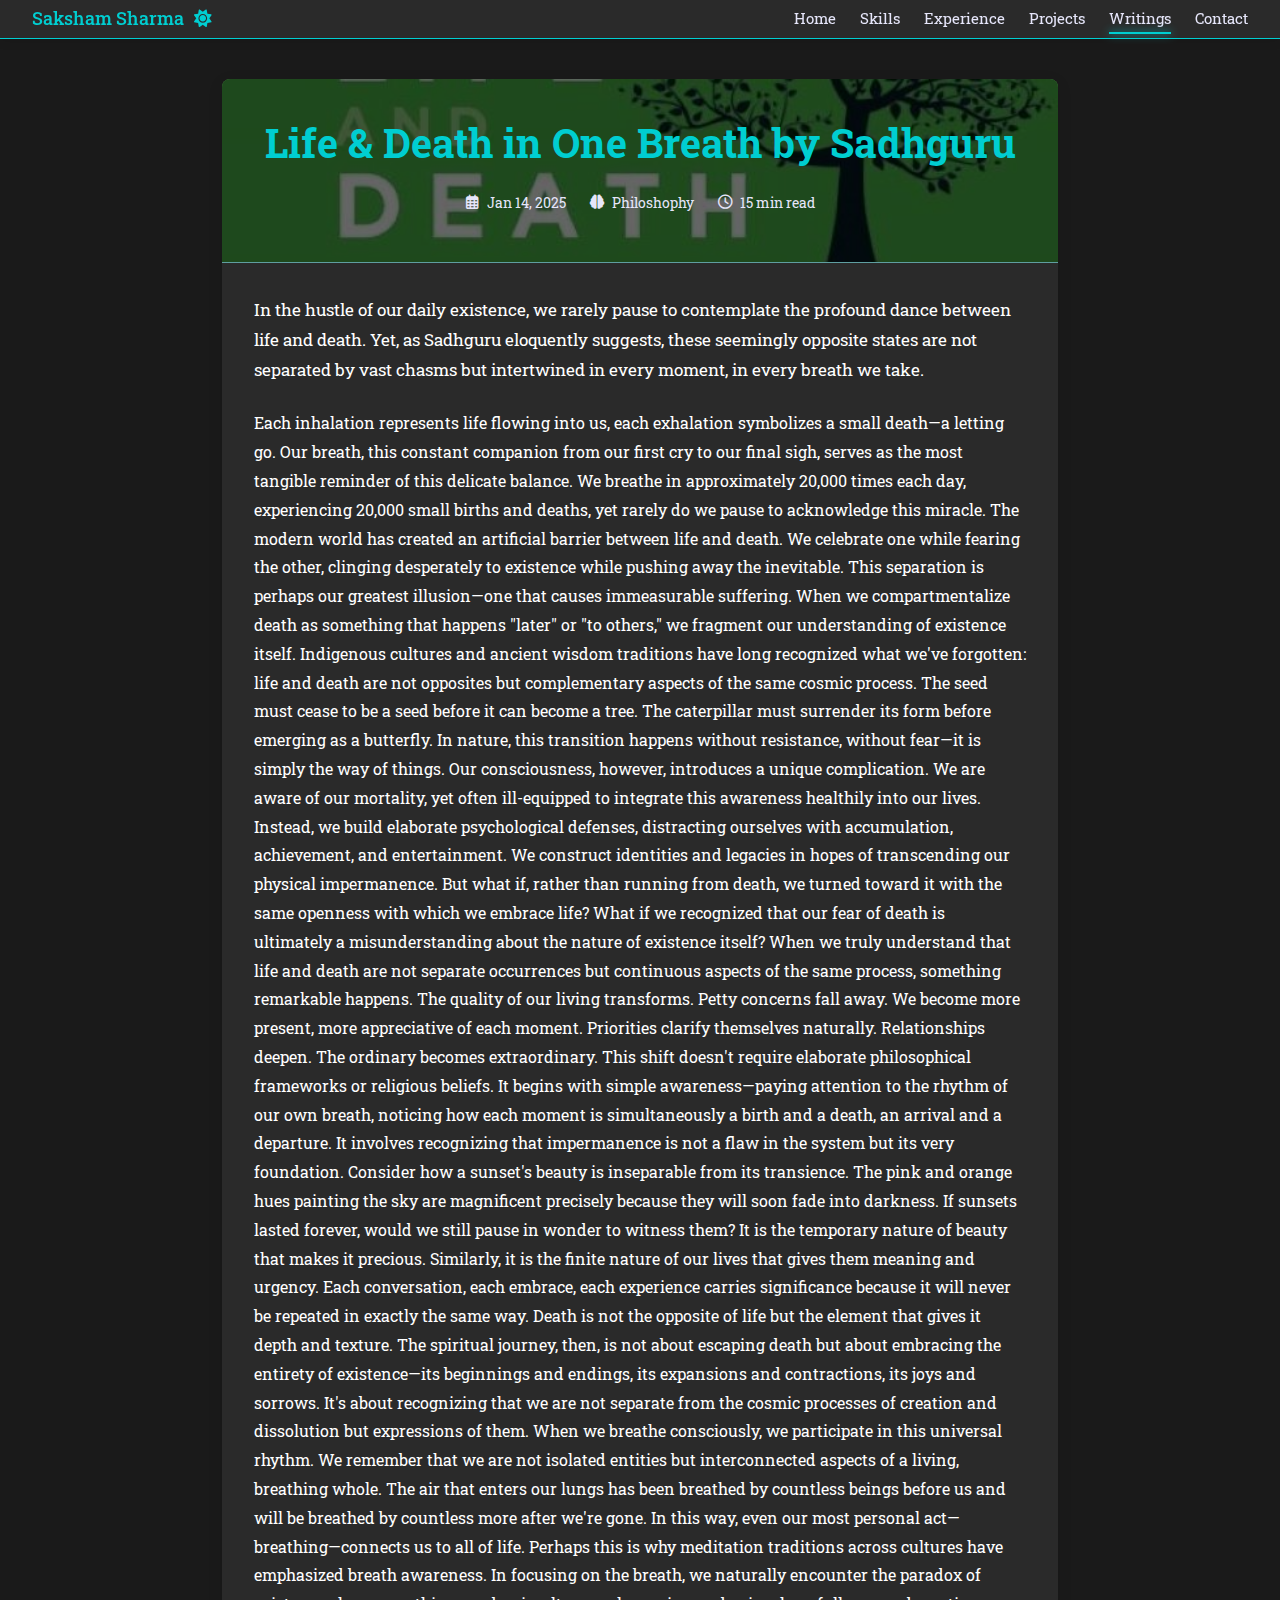
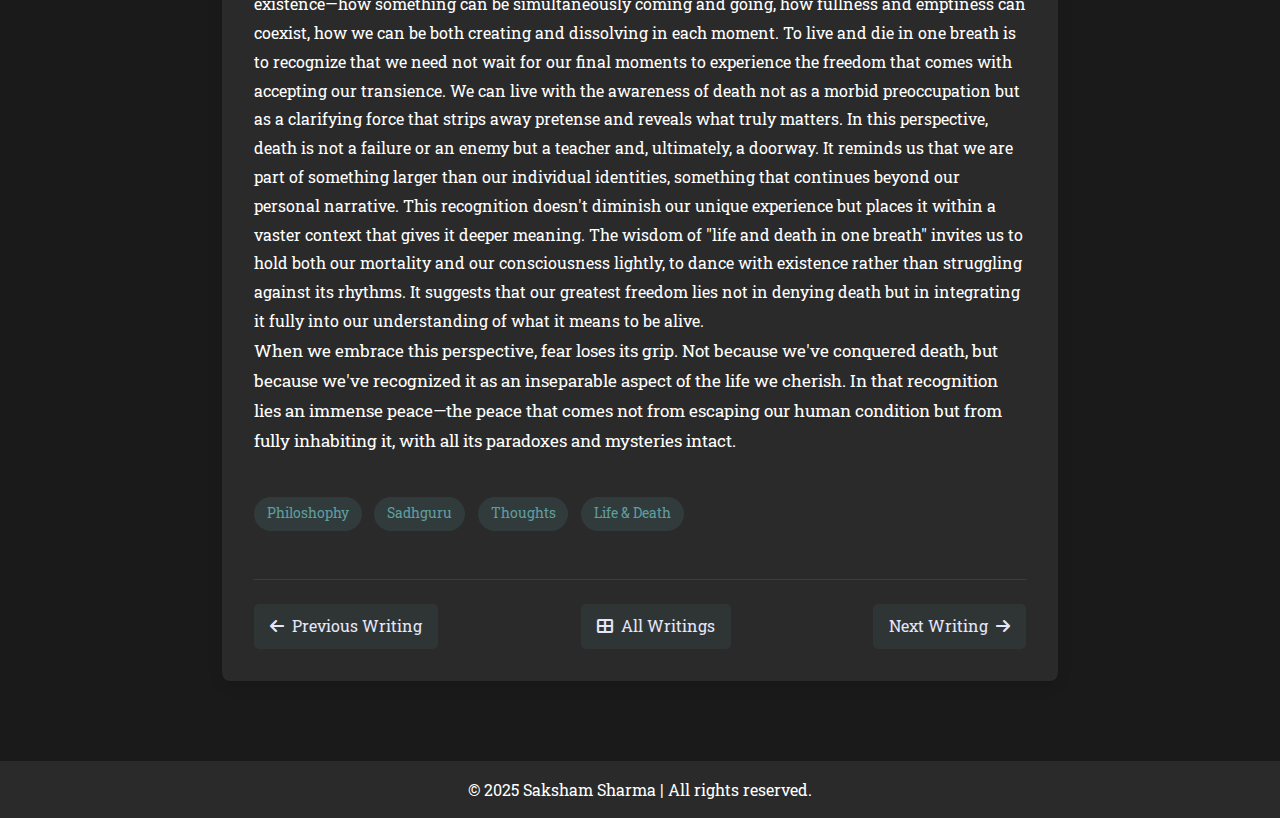
<file: pages/writings/writing1.html>
<!-- this is writing1.html -->
<!DOCTYPE html>
<html lang="en">
<head>
    <meta charset="UTF-8">
    <meta name="viewport" content="width=device-width, initial-scale=1.0">
    <title>Life & Death in One Breath- Saksham Sharma</title>
    <link href="https://fonts.googleapis.com/css2?family=Roboto+Slab:wght@300;400;500;700&display=swap" rel="stylesheet">
    <link rel="stylesheet" href="https://cdnjs.cloudflare.com/ajax/libs/font-awesome/6.0.0/css/all.min.css">
    
    <!-- Internal CSS - Copy this entire style section -->
    <style>
        :root {
            --primary-color: #5F9EA0;  /* Beautiful teal */
            --accent-color: #E6E6FA;   /* Lavender */
            --highlight-color: #00CED1; /* Cyan */
            --bg-color: #1a1a1a;
            --text-color: #ffffff;
            --secondary-bg: #2a2a2a;
            --transition: all 0.3s ease;
        }

        /* Light theme variables */
        [data-theme="light"] {
            --bg-color: #ffffff;
            --text-color: #1a1a1a;
            --secondary-bg: #f5f5f5;
        }

        /* Base styles */
        * {
            margin: 0;
            padding: 0;
            box-sizing: border-box;
        }

        body {
            font-family: 'Roboto Slab', serif;
            background-color: var(--bg-color);
            color: var(--text-color);
            line-height: 1.6;
            cursor: default;
        }

        /* Navbar Styles */
        .navbar {
            display: flex;
            justify-content: space-between;
            align-items: center;
            padding: 0.3rem 2rem;
            background-color: var(--secondary-bg);
            border-bottom: 1px solid var(--highlight-color);
            position: sticky;
            top: 0;
            z-index: 100;
            box-shadow: 0 2px 10px rgba(0, 0, 0, 0.1);
        }

        .nav-brand {
            display: flex;
            align-items: center;
            justify-content: space-between;
            width: auto;
        }

        .mobile-menu-toggle {
            display: none;
            background: none;
            border: none;
            color: var(--accent-color);
            font-size: 1.5rem;
            cursor: pointer;
            transition: var(--transition);
            padding: 0.3rem;
            margin-left: 1rem;
        }

        .nav-brand a {
            color: var(--highlight-color);
            text-decoration: none;
            font-size: 1.1rem;
            font-weight: 500;
            display: flex;
            align-items: center;
        }

        .nav-links {
            display: flex;
            gap: 1.5rem;
        }

        .nav-link {
            color: var(--accent-color);
            text-decoration: none;
            transition: var(--transition);
            position: relative;
            padding-bottom: 2px;
            font-size: 0.95rem;
        }

        .nav-link::after {
            content: '';
            position: absolute;
            width: 0;
            height: 2px;
            bottom: -2px;
            left: 0;
            background-color: var(--highlight-color);
            transition: width 0.3s ease, box-shadow 0.3s ease;
        }

        .nav-link:hover::after,
        .nav-link.active::after {
            width: 100%;
            box-shadow: 0 0 8px var(--highlight-color);
        }

        /* Theme toggle */
        .theme-toggle {
            cursor: pointer;
            margin-left: 10px;
            transition: transform 0.3s ease;
        }

        .theme-toggle:hover {
            transform: rotate(30deg);
        }

        /* Content Styles */
        .content {
            min-height: calc(100vh - 150px);
            padding: 2.5rem 2rem;
            max-width: 900px;
            margin: 0 auto;
        }

        /* Article Styles */
        .article-container {
            background-color: var(--secondary-bg);
            border-radius: 8px;
            box-shadow: 0 4px 15px rgba(0, 0, 0, 0.1);
            overflow: hidden;
            margin-bottom: 2rem;
        }

        .article-header {
            padding: 2rem;
            position: relative;
            background-size: cover;
            background-position: center;
            color: white;
            text-align: center;
            border-bottom: 1px solid var(--primary-color);
        }

        .article-header::before {
            content: '';
            position: absolute;
            top: 0;
            left: 0;
            right: 0;
            bottom: 0;
            background: rgba(0, 0, 0, 0.6);
            z-index: 1;
        }

        .article-header-content {
            position: relative;
            z-index: 2;
        }

        .article-title {
            font-size: 2.5rem;
            margin-bottom: 1rem;
            color: var(--highlight-color);
        }

        .article-meta {
            display: flex;
            justify-content: center;
            flex-wrap: wrap;
            gap: 1.5rem;
            margin-bottom: 1rem;
        }

        .article-meta span {
            display: flex;
            align-items: center;
            gap: 0.5rem;
            font-size: 0.9rem;
            color: var(--accent-color);
        }

        .article-body {
            padding: 2rem;
            line-height: 1.8;
        }

        .article-body p {
            margin-bottom: 1.5rem;
            font-size: 1.05rem;
        }

        .article-body h2 {
            color: var(--primary-color);
            margin-top: 2rem;
            margin-bottom: 1rem;
            font-size: 1.8rem;
        }

        .article-body h3 {
            color: var(--highlight-color);
            margin-top: 1.5rem;
            margin-bottom: 0.8rem;
            font-size: 1.4rem;
        }

        .article-body ul, .article-body ol {
            margin-bottom: 1.5rem;
            padding-left: 2rem;
        }

        .article-body li {
            margin-bottom: 0.5rem;
        }

        .article-body blockquote {
            border-left: 3px solid var(--primary-color);
            padding-left: 1.5rem;
            margin: 1.5rem 0;
            font-style: italic;
            color: var(--accent-color);
        }

        .article-body code {
            background-color: rgba(95, 158, 160, 0.1);
            padding: 2px 6px;
            border-radius: 3px;
            font-family: monospace;
        }

        .article-body pre {
            background-color: var(--bg-color);
            padding: 1rem;
            border-radius: 5px;
            overflow-x: auto;
            margin-bottom: 1.5rem;
        }

        .article-body pre code {
            background-color: transparent;
            padding: 0;
        }

        .article-body img {
            max-width: 100%;
            border-radius: 5px;
            margin: 1.5rem 0;
        }

        .article-tags {
            display: flex;
            flex-wrap: wrap;
            gap: 0.8rem;
            margin-top: 2.5rem;
        }

        .article-tag {
            background-color: rgba(95, 158, 160, 0.15);
            color: var(--primary-color);
            padding: 0.3rem 0.8rem;
            border-radius: 20px;
            font-size: 0.85rem;
            transition: var(--transition);
        }

        .article-tag:hover {
            background-color: rgba(95, 158, 160, 0.3);
        }

        .article-navigation {
            display: flex;
            justify-content: space-between;
            margin-top: 3rem;
            padding-top: 1.5rem;
            border-top: 1px solid rgba(95, 158, 160, 0.2);
        }

        .nav-previous, .nav-next, .nav-back {
            color: var(--accent-color);
            text-decoration: none;
            display: flex;
            align-items: center;
            gap: 0.5rem;
            transition: var(--transition);
            padding: 0.5rem 1rem;
            border-radius: 5px;
            background-color: rgba(95, 158, 160, 0.1);
        }

        .nav-previous:hover, .nav-next:hover, .nav-back:hover {
            background-color: rgba(95, 158, 160, 0.2);
            color: var(--highlight-color);
        }

        /* Footer Styles */
        .footer {
            text-align: center;
            padding: 1rem 0;
            background-color: var(--secondary-bg);
            margin-top: 0.5rem;
        }

        .footer-content {
            max-width: 500px;
            margin: 0 auto;
            padding: 0 4rem;
        }

        /* Responsive Adjustments */
        @media (max-width: 768px) {
            .mobile-menu-toggle {
                display: block;
            }
            
            .nav-brand {
                width: 100%;
                justify-content: space-between;
            }
            
            .nav-links {
                position: absolute;
                top: 100%;
                left: 0;
                right: 0;
                flex-direction: column;
                align-items: center;
                background-color: var(--secondary-bg);
                padding: 0;
                max-height: 0;
                overflow: hidden;
                transition: max-height 0.4s ease, padding 0.4s ease;
                z-index: 10;
                box-shadow: 0 5px 15px rgba(0, 0, 0, 0.1);
                opacity: 0;
            }
            
            .nav-links.active {
                max-height: 300px;
                padding: 1rem 0;
                opacity: 1;
            }
            
            .nav-link {
                width: 100%;
                text-align: center;
                padding: 0.8rem 0;
                border-bottom: 1px solid rgba(95, 158, 160, 0.1);
            }
            
            .nav-link:last-child {
                border-bottom: none;
            }
            
            .nav-link::after {
                bottom: 5px;
            }

            .article-title {
                font-size: 2rem;
            }
            
            .article-meta {
                gap: 1rem;
            }
            
            .article-body {
                padding: 1.5rem;
            }
            
            .article-navigation {
                flex-direction: column;
                gap: 1rem;
            }
            
            .nav-previous, .nav-next, .nav-back {
                width: 100%;
                justify-content: center;
            }
        }
    </style>
</head>

<body>
    <!-- Navigation -->
    <nav class="navbar">
        <div class="nav-brand">
            <a href="../../index.html">Saksham Sharma <span id="theme-toggle" class="theme-toggle"><i class="fas fa-sun"></i></span></a>
            <button class="mobile-menu-toggle" aria-label="Toggle navigation menu">
                <i class="fas fa-bars"></i>
            </button>
        </div>
        <div class="nav-links">
            <a href="../../index.html" class="nav-link">Home</a>
            <a href="../skills.html" class="nav-link">Skills</a>
            <a href="../experience.html" class="nav-link">Experience</a>
            <a href="../projects.html" class="nav-link">Projects</a>
            <a href="../writings.html" class="nav-link active">Writings</a>
            <a href="../contact.html" class="nav-link">Contact</a>
        </div>
    </nav>

    <!-- Main Content -->
    <main class="content">
        <article class="article-container">
            <!-- Article Header -->
            <div class="article-header" style="background-image: url('../../images/writing1.jpg');">
                <div class="article-header-content">
                    <h1 class="article-title">Life & Death in One Breath by Sadhguru</h1>
                    <div class="article-meta">
                        <span><i class="far fa-calendar-alt"></i> Jan 14, 2025</span>
                        <span><i class="fas fa-brain"></i> Philoshophy</span>
                        <!-- Philosophy
fas fa-brain - Perfect for deep thinking and philosophical concepts
fas fa-lightbulb - Represents ideas and enlightenment
fas fa-book-open - Good for philosophical references and wisdom
Casual Talks
fas fa-comments - Represents conversation and dialogue
fas fa-coffee - Perfect for casual, relaxed discussions
fas fa-users - Good for social commentary or group discussions
Stream of Consciousness
fas fa-feather - Represents flowing, free-form writing
fas fa-wind - Symbolizes the natural flow of thoughts
fas fa-pen-fancy - Good for creative, expressive writing -->
                        <span><i class="far fa-clock"></i> 15 min read</span>
                    </div>
                </div>
            </div>
            
            <!-- Article Body -->
            <div class="article-body">
                <p>In the hustle of our daily existence, we rarely pause to contemplate the profound dance between life and death. Yet, as Sadhguru eloquently suggests, these seemingly opposite states are not separated by vast chasms but intertwined in every moment, in every breath we take.</p>
                
                Each inhalation represents life flowing into us, each exhalation symbolizes a small death—a letting go. Our breath, this constant companion from our first cry to our final sigh, serves as the most tangible reminder of this delicate balance. We breathe in approximately 20,000 times each day, experiencing 20,000 small births and deaths, yet rarely do we pause to acknowledge this miracle.

The modern world has created an artificial barrier between life and death. We celebrate one while fearing the other, clinging desperately to existence while pushing away the inevitable. This separation is perhaps our greatest illusion—one that causes immeasurable suffering. When we compartmentalize death as something that happens "later" or "to others," we fragment our understanding of existence itself.

Indigenous cultures and ancient wisdom traditions have long recognized what we've forgotten: life and death are not opposites but complementary aspects of the same cosmic process. The seed must cease to be a seed before it can become a tree. The caterpillar must surrender its form before emerging as a butterfly. In nature, this transition happens without resistance, without fear—it is simply the way of things.

Our consciousness, however, introduces a unique complication. We are aware of our mortality, yet often ill-equipped to integrate this awareness healthily into our lives. Instead, we build elaborate psychological defenses, distracting ourselves with accumulation, achievement, and entertainment. We construct identities and legacies in hopes of transcending our physical impermanence.

But what if, rather than running from death, we turned toward it with the same openness with which we embrace life? What if we recognized that our fear of death is ultimately a misunderstanding about the nature of existence itself?

When we truly understand that life and death are not separate occurrences but continuous aspects of the same process, something remarkable happens. The quality of our living transforms. Petty concerns fall away. We become more present, more appreciative of each moment. Priorities clarify themselves naturally. Relationships deepen. The ordinary becomes extraordinary.

This shift doesn't require elaborate philosophical frameworks or religious beliefs. It begins with simple awareness—paying attention to the rhythm of our own breath, noticing how each moment is simultaneously a birth and a death, an arrival and a departure. It involves recognizing that impermanence is not a flaw in the system but its very foundation.

Consider how a sunset's beauty is inseparable from its transience. The pink and orange hues painting the sky are magnificent precisely because they will soon fade into darkness. If sunsets lasted forever, would we still pause in wonder to witness them? It is the temporary nature of beauty that makes it precious.

Similarly, it is the finite nature of our lives that gives them meaning and urgency. Each conversation, each embrace, each experience carries significance because it will never be repeated in exactly the same way. Death is not the opposite of life but the element that gives it depth and texture.

The spiritual journey, then, is not about escaping death but about embracing the entirety of existence—its beginnings and endings, its expansions and contractions, its joys and sorrows. It's about recognizing that we are not separate from the cosmic processes of creation and dissolution but expressions of them.

When we breathe consciously, we participate in this universal rhythm. We remember that we are not isolated entities but interconnected aspects of a living, breathing whole. The air that enters our lungs has been breathed by countless beings before us and will be breathed by countless more after we're gone. In this way, even our most personal act—breathing—connects us to all of life.

Perhaps this is why meditation traditions across cultures have emphasized breath awareness. In focusing on the breath, we naturally encounter the paradox of existence—how something can be simultaneously coming and going, how fullness and emptiness can coexist, how we can be both creating and dissolving in each moment.

To live and die in one breath is to recognize that we need not wait for our final moments to experience the freedom that comes with accepting our transience. We can live with the awareness of death not as a morbid preoccupation but as a clarifying force that strips away pretense and reveals what truly matters.

In this perspective, death is not a failure or an enemy but a teacher and, ultimately, a doorway. It reminds us that we are part of something larger than our individual identities, something that continues beyond our personal narrative. This recognition doesn't diminish our unique experience but places it within a vaster context that gives it deeper meaning.

The wisdom of "life and death in one breath" invites us to hold both our mortality and our consciousness lightly, to dance with existence rather than struggling against its rhythms. It suggests that our greatest freedom lies not in denying death but in integrating it fully into our understanding of what it means to be alive.
<br><p>
When we embrace this perspective, fear loses its grip. Not because we've conquered death, but because we've recognized it as an inseparable aspect of the life we cherish. In that recognition lies an immense peace—the peace that comes not from escaping our human condition but from fully inhabiting it, with all its paradoxes and mysteries intact.
</p>
                
                <!-- Article Tags -->
                <div class="article-tags">
                    <span class="article-tag">Philoshophy</span>
                    <span class="article-tag">Sadhguru</span>
                    <span class="article-tag">Thoughts</span>
                    <span class="article-tag">Life & Death</span>
                </div>
                
                <!-- Article Navigation -->
                <div class="article-navigation">
                    <a href="#" class="nav-previous"><i class="fas fa-arrow-left"></i> Previous Writing</a>
                    <a href="../writings.html" class="nav-back"><i class="fas fa-th-large"></i> All Writings</a>
                    <a href="writing2.html" class="nav-next">Next Writing <i class="fas fa-arrow-right"></i></a>
                </div>
            </div>
        </article>
    </main>

    <!-- Footer -->
    <footer class="footer">
        <div class="footer-content">
             <!-- Elfsight Subscription Form | Untitled Subscription Form -->
             <script src="https://static.elfsight.com/platform/platform.js" async></script>
             <div class="elfsight-app-a3279f79-5e02-425b-a8f4-ff12ecfbb964" data-elfsight-app-lazy></div>
            <p>&copy; 2025 Saksham Sharma | All rights reserved.</p>
        </div>
    </footer>

    <!-- Theme Toggle Script -->
    <script>
        document.addEventListener('DOMContentLoaded', function() {
            // DOM Elements
            const themeToggle = document.getElementById('theme-toggle');
            const iconElement = themeToggle.querySelector('i');
            const mobileMenuToggle = document.querySelector('.mobile-menu-toggle');
            const navLinks = document.querySelector('.nav-links');
            
            // Check if user previously set a theme preference
            const savedTheme = localStorage.getItem('theme');
            if (savedTheme) {
                document.body.setAttribute('data-theme', savedTheme);
                updateIcon(savedTheme === 'light', iconElement);
            }
            
            // Toggle theme when clicked
            themeToggle.addEventListener('click', function() {
                const currentTheme = document.body.getAttribute('data-theme');
                const newTheme = currentTheme === 'light' ? '' : 'light';
                
                document.body.setAttribute('data-theme', newTheme);
                localStorage.setItem('theme', newTheme);
                
                updateIcon(newTheme === 'light', iconElement);
            });
            
            // Function to update icon based on theme
            function updateIcon(isLight, icon) {
                if (isLight) {
                    icon.classList.remove('fa-sun');
                    icon.classList.add('fa-moon');
                } else {
                    icon.classList.remove('fa-moon');
                    icon.classList.add('fa-sun');
                }
            }
            
            // Mobile menu toggle functionality
            if (mobileMenuToggle) {
                mobileMenuToggle.addEventListener('click', function(e) {
                    e.stopPropagation();
                    navLinks.classList.toggle('active');
                    
                    const icon = mobileMenuToggle.querySelector('i');
                    if (icon.classList.contains('fa-bars')) {
                        icon.classList.remove('fa-bars');
                        icon.classList.add('fa-times');
                    } else {
                        icon.classList.remove('fa-times');
                        icon.classList.add('fa-bars');
                    }
                });
                
                // Close menu when clicking outside
                document.addEventListener('click', function(event) {
                    const isClickInsideNav = navLinks.contains(event.target);
                    const isClickOnToggle = mobileMenuToggle.contains(event.target);
                    
                    if (!isClickInsideNav && !isClickOnToggle && navLinks.classList.contains('active')) {
                        navLinks.classList.remove('active');
                        const icon = mobileMenuToggle.querySelector('i');
                        icon.classList.remove('fa-times');
                        icon.classList.add('fa-bars');
                    }
                });
                
                // Close menu when clicking on a link
                navLinks.querySelectorAll('.nav-link').forEach(link => {
                    link.addEventListener('click', function() {
                        navLinks.classList.remove('active');
                        const icon = mobileMenuToggle.querySelector('i');
                        icon.classList.remove('fa-times');
                        icon.classList.add('fa-bars');
                    });
                });
            }
        });
    </script>
</body>
</html>
</file>
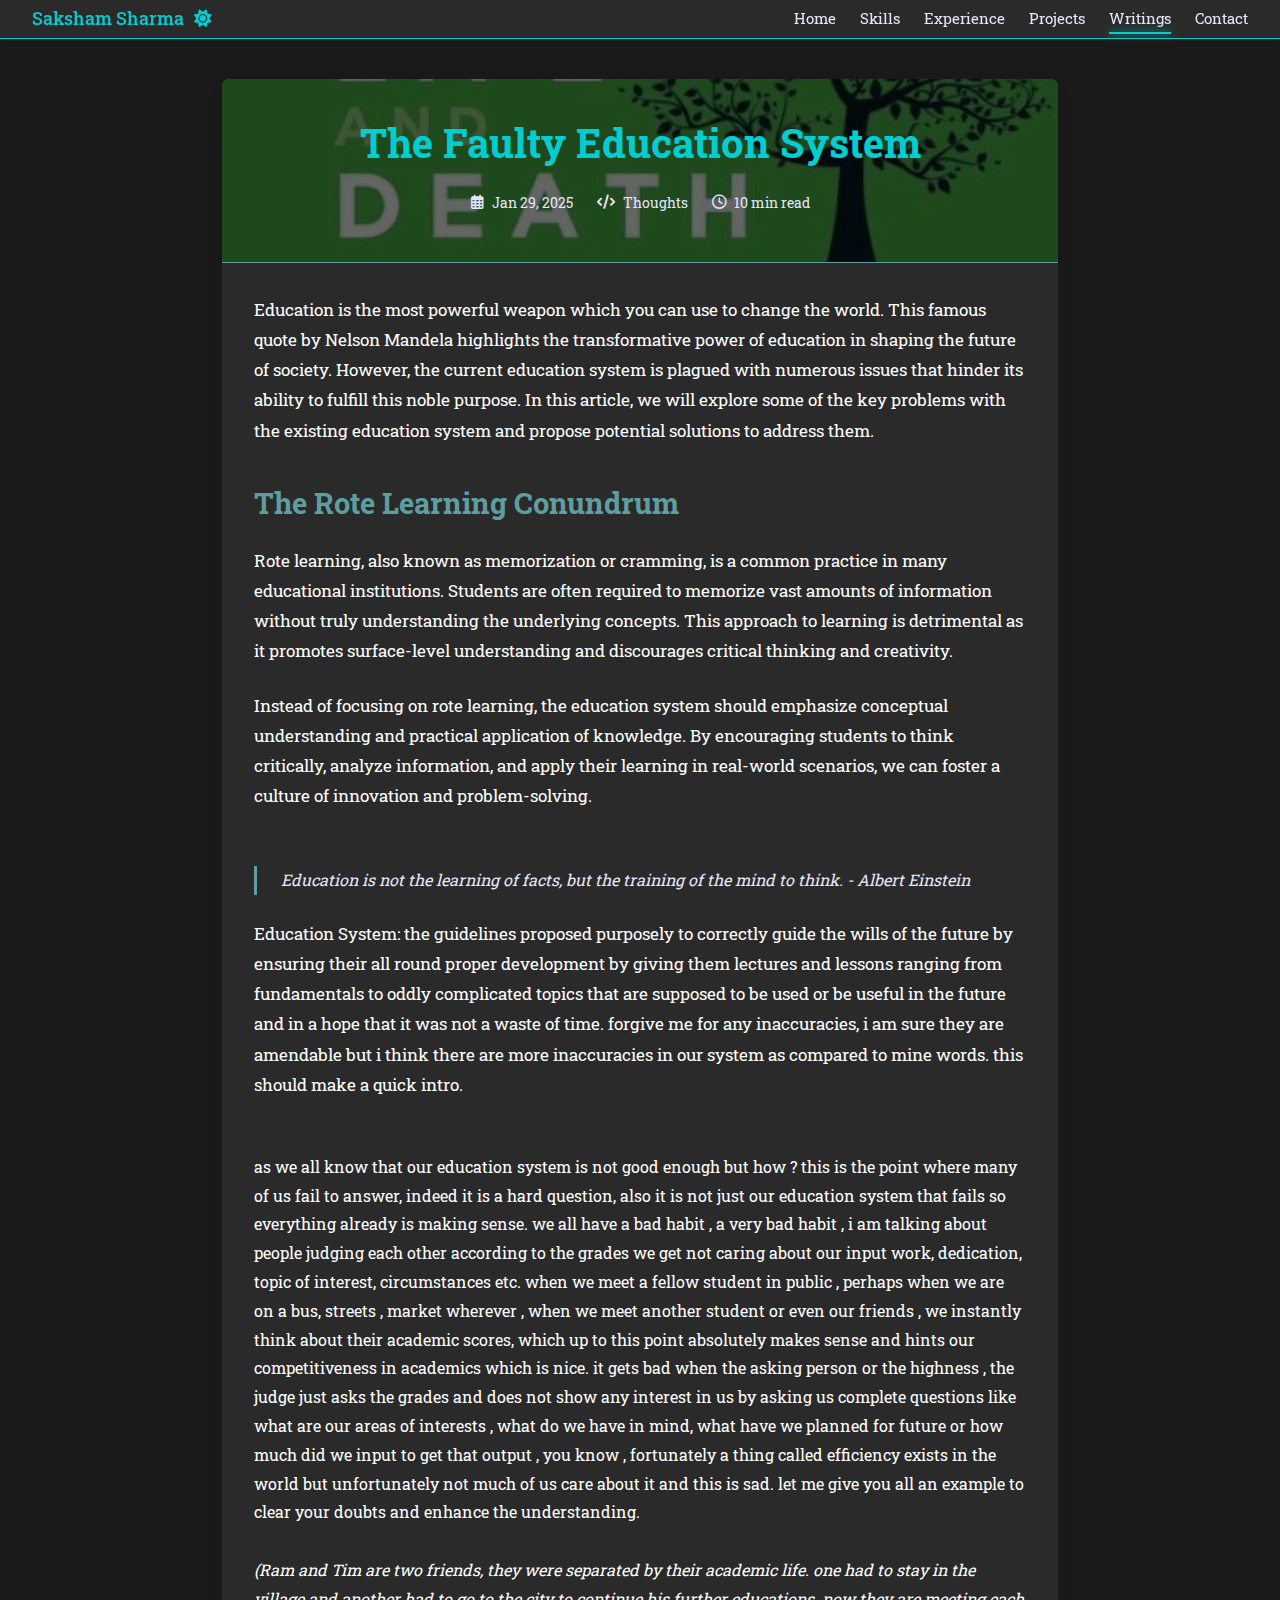
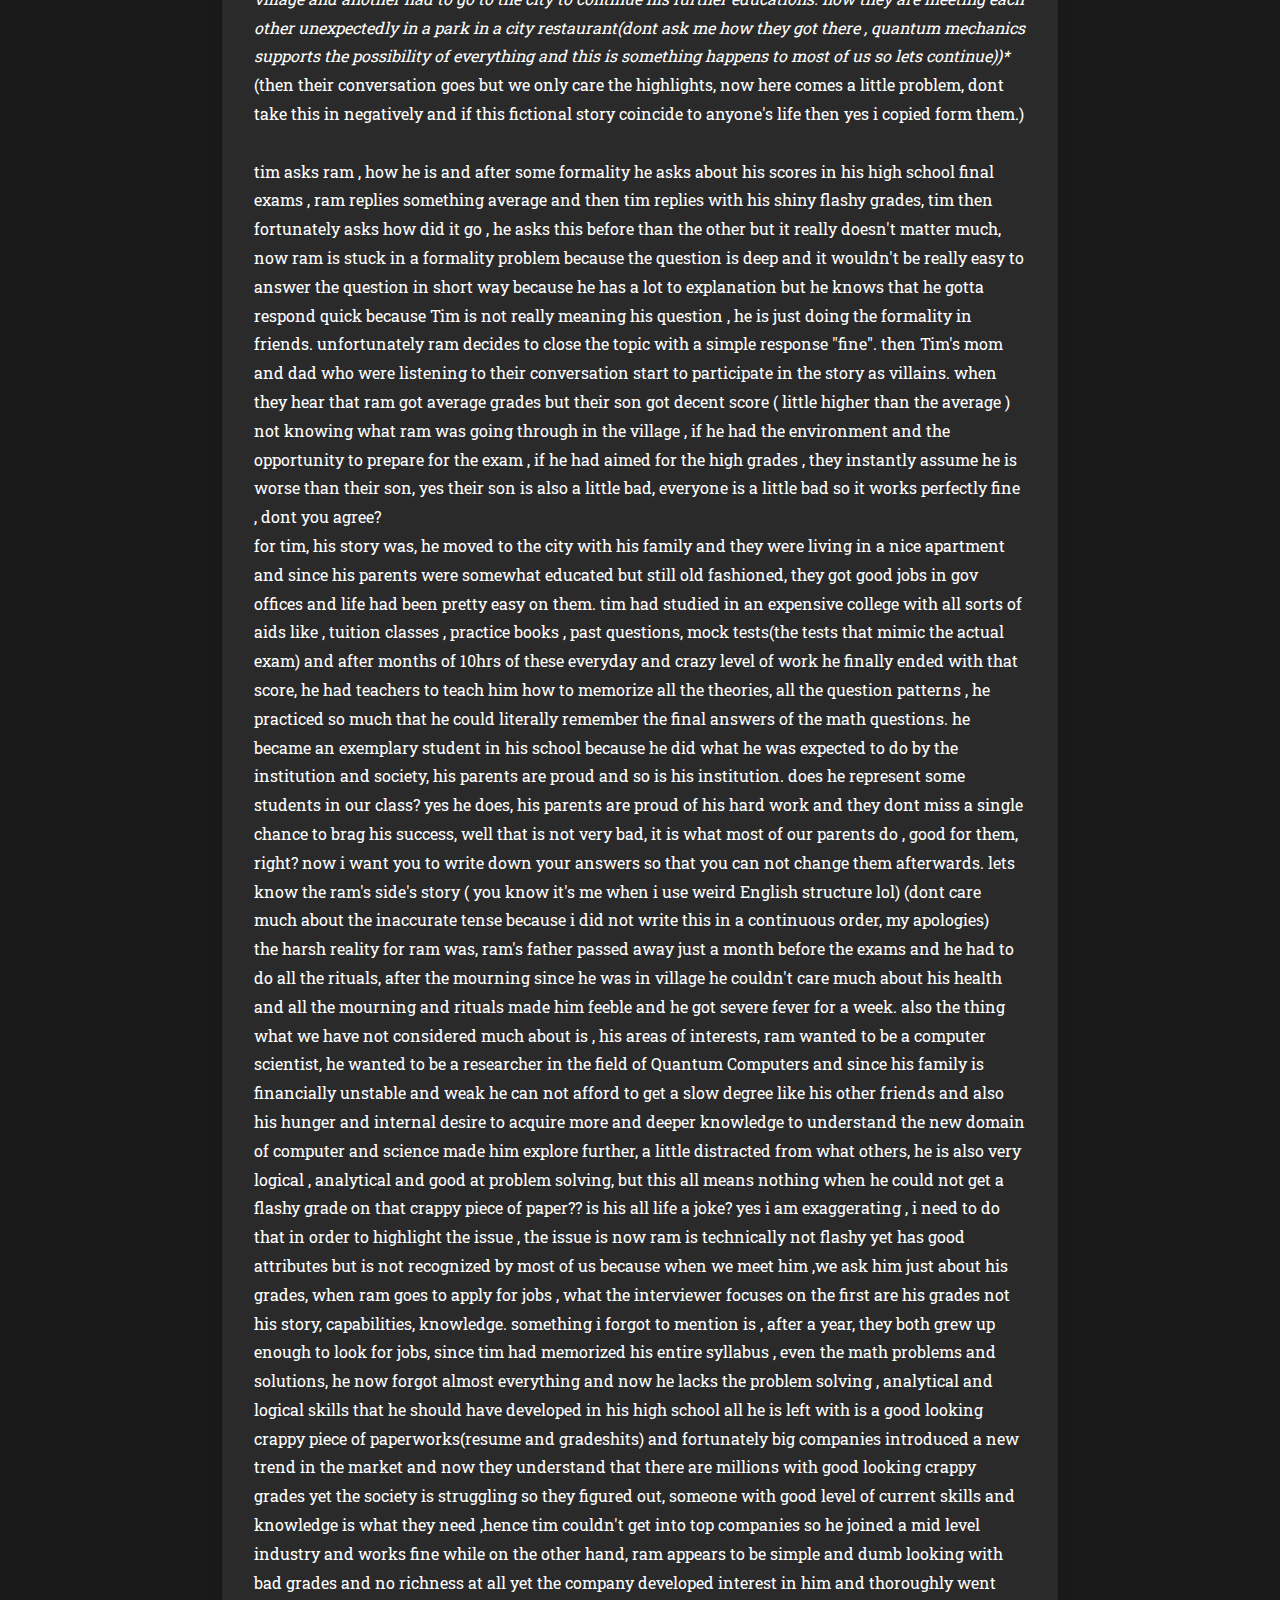
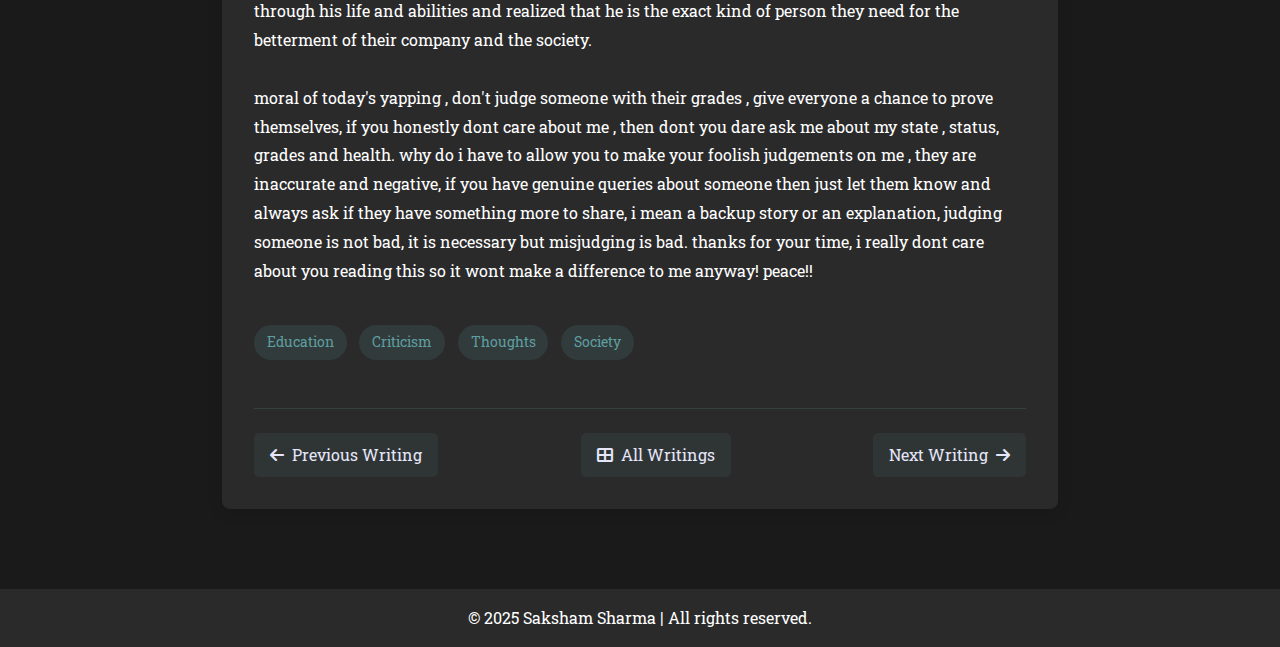
<file: pages/writings/writing2.html>
<!DOCTYPE html>
<html lang="en">
<head>
    <meta charset="UTF-8">
    <meta name="viewport" content="width=device-width, initial-scale=1.0">
    <title>The Faulty Education System - Saksham Sharma</title>
    <link href="https://fonts.googleapis.com/css2?family=Roboto+Slab:wght@300;400;500;700&display=swap" rel="stylesheet">
    <link rel="stylesheet" href="https://cdnjs.cloudflare.com/ajax/libs/font-awesome/6.0.0/css/all.min.css">
    
    <!-- Internal CSS - Copy this entire style section -->
    <style>
        :root {
            --primary-color: #5F9EA0;  /* Beautiful teal */
            --accent-color: #E6E6FA;   /* Lavender */
            --highlight-color: #00CED1; /* Cyan */
            --bg-color: #1a1a1a;
            --text-color: #ffffff;
            --secondary-bg: #2a2a2a;
            --transition: all 0.3s ease;
        }

        /* Light theme variables */
        [data-theme="light"] {
            --bg-color: #ffffff;
            --text-color: #1a1a1a;
            --secondary-bg: #f5f5f5;
        }

        /* Base styles */
        * {
            margin: 0;
            padding: 0;
            box-sizing: border-box;
        }

        body {
            font-family: 'Roboto Slab', serif;
            background-color: var(--bg-color);
            color: var(--text-color);
            line-height: 1.6;
            cursor: default;
        }

        /* Navbar Styles */
        .navbar {
            display: flex;
            justify-content: space-between;
            align-items: center;
            padding: 0.3rem 2rem;
            background-color: var(--secondary-bg);
            border-bottom: 1px solid var(--highlight-color);
            position: sticky;
            top: 0;
            z-index: 100;
            box-shadow: 0 2px 10px rgba(0, 0, 0, 0.1);
        }

        .nav-brand {
            display: flex;
            align-items: center;
            justify-content: space-between;
            width: auto;
        }

        .mobile-menu-toggle {
            display: none;
            background: none;
            border: none;
            color: var(--accent-color);
            font-size: 1.5rem;
            cursor: pointer;
            transition: var(--transition);
            padding: 0.3rem;
            margin-left: 1rem;
        }

        .nav-brand a {
            color: var(--highlight-color);
            text-decoration: none;
            font-size: 1.1rem;
            font-weight: 500;
            display: flex;
            align-items: center;
        }

        .nav-links {
            display: flex;
            gap: 1.5rem;
        }

        .nav-link {
            color: var(--accent-color);
            text-decoration: none;
            transition: var(--transition);
            position: relative;
            padding-bottom: 2px;
            font-size: 0.95rem;
        }

        .nav-link::after {
            content: '';
            position: absolute;
            width: 0;
            height: 2px;
            bottom: -2px;
            left: 0;
            background-color: var(--highlight-color);
            transition: width 0.3s ease, box-shadow 0.3s ease;
        }

        .nav-link:hover::after,
        .nav-link.active::after {
            width: 100%;
            box-shadow: 0 0 8px var(--highlight-color);
        }

        /* Theme toggle */
        .theme-toggle {
            cursor: pointer;
            margin-left: 10px;
            transition: transform 0.3s ease;
        }

        .theme-toggle:hover {
            transform: rotate(30deg);
        }

        /* Content Styles */
        .content {
            min-height: calc(100vh - 150px);
            padding: 2.5rem 2rem;
            max-width: 900px;
            margin: 0 auto;
        }

        /* Article Styles */
        .article-container {
            background-color: var(--secondary-bg);
            border-radius: 8px;
            box-shadow: 0 4px 15px rgba(0, 0, 0, 0.1);
            overflow: hidden;
            margin-bottom: 2rem;
        }

        .article-header {
            padding: 2rem;
            position: relative;
            background-size: cover;
            background-position: center;
            color: white;
            text-align: center;
            border-bottom: 1px solid var(--primary-color);
        }

        .article-header::before {
            content: '';
            position: absolute;
            top: 0;
            left: 0;
            right: 0;
            bottom: 0;
            background: rgba(0, 0, 0, 0.6);
            z-index: 1;
        }

        .article-header-content {
            position: relative;
            z-index: 2;
        }

        .article-title {
            font-size: 2.5rem;
            margin-bottom: 1rem;
            color: var(--highlight-color);
        }

        .article-meta {
            display: flex;
            justify-content: center;
            flex-wrap: wrap;
            gap: 1.5rem;
            margin-bottom: 1rem;
        }

        .article-meta span {
            display: flex;
            align-items: center;
            gap: 0.5rem;
            font-size: 0.9rem;
            color: var(--accent-color);
        }

        .article-body {
            padding: 2rem;
            line-height: 1.8;
        }

        .article-body p {
            margin-bottom: 1.5rem;
            font-size: 1.05rem;
        }

        .article-body h2 {
            color: var(--primary-color);
            margin-top: 2rem;
            margin-bottom: 1rem;
            font-size: 1.8rem;
        }

        .article-body h3 {
            color: var(--highlight-color);
            margin-top: 1.5rem;
            margin-bottom: 0.8rem;
            font-size: 1.4rem;
        }

        .article-body ul, .article-body ol {
            margin-bottom: 1.5rem;
            padding-left: 2rem;
        }

        .article-body li {
            margin-bottom: 0.5rem;
        }

        .article-body blockquote {
            border-left: 3px solid var(--primary-color);
            padding-left: 1.5rem;
            margin: 1.5rem 0;
            font-style: italic;
            color: var(--accent-color);
        }

        .article-body code {
            background-color: rgba(95, 158, 160, 0.1);
            padding: 2px 6px;
            border-radius: 3px;
            font-family: monospace;
        }

        .article-body pre {
            background-color: var(--bg-color);
            padding: 1rem;
            border-radius: 5px;
            overflow-x: auto;
            margin-bottom: 1.5rem;
        }

        .article-body pre code {
            background-color: transparent;
            padding: 0;
        }

        .article-body img {
            max-width: 100%;
            border-radius: 5px;
            margin: 1.5rem 0;
        }

        .article-tags {
            display: flex;
            flex-wrap: wrap;
            gap: 0.8rem;
            margin-top: 2.5rem;
        }

        .article-tag {
            background-color: rgba(95, 158, 160, 0.15);
            color: var(--primary-color);
            padding: 0.3rem 0.8rem;
            border-radius: 20px;
            font-size: 0.85rem;
            transition: var(--transition);
        }

        .article-tag:hover {
            background-color: rgba(95, 158, 160, 0.3);
        }

        .article-navigation {
            display: flex;
            justify-content: space-between;
            margin-top: 3rem;
            padding-top: 1.5rem;
            border-top: 1px solid rgba(95, 158, 160, 0.2);
        }

        .nav-previous, .nav-next, .nav-back {
            color: var(--accent-color);
            text-decoration: none;
            display: flex;
            align-items: center;
            gap: 0.5rem;
            transition: var(--transition);
            padding: 0.5rem 1rem;
            border-radius: 5px;
            background-color: rgba(95, 158, 160, 0.1);
        }

        .nav-previous:hover, .nav-next:hover, .nav-back:hover {
            background-color: rgba(95, 158, 160, 0.2);
            color: var(--highlight-color);
        }

        /* Footer Styles */
        .footer {
            text-align: center;
            padding: 1rem 0;
            background-color: var(--secondary-bg);
            margin-top: 0.5rem;
        }

        .footer-content {
            max-width: 500px;
            margin: 0 auto;
            padding: 0 4rem;
        }

        /* Responsive Adjustments */
        @media (max-width: 768px) {
            .mobile-menu-toggle {
                display: block;
            }
            
            .nav-brand {
                width: 100%;
                justify-content: space-between;
            }
            
            .nav-links {
                position: absolute;
                top: 100%;
                left: 0;
                right: 0;
                flex-direction: column;
                align-items: center;
                background-color: var(--secondary-bg);
                padding: 0;
                max-height: 0;
                overflow: hidden;
                transition: max-height 0.4s ease, padding 0.4s ease;
                z-index: 10;
                box-shadow: 0 5px 15px rgba(0, 0, 0, 0.1);
                opacity: 0;
            }
            
            .nav-links.active {
                max-height: 300px;
                padding: 1rem 0;
                opacity: 1;
            }
            
            .nav-link {
                width: 100%;
                text-align: center;
                padding: 0.8rem 0;
                border-bottom: 1px solid rgba(95, 158, 160, 0.1);
            }
            
            .nav-link:last-child {
                border-bottom: none;
            }
            
            .nav-link::after {
                bottom: 5px;
            }

            .article-title {
                font-size: 2rem;
            }
            
            .article-meta {
                gap: 1rem;
            }
            
            .article-body {
                padding: 1.5rem;
            }
            
            .article-navigation {
                flex-direction: column;
                gap: 1rem;
            }
            
            .nav-previous, .nav-next, .nav-back {
                width: 100%;
                justify-content: center;
            }
        }
    </style>
</head>

<body>
    <!-- Navigation -->
    <nav class="navbar">
        <div class="nav-brand">
            <a href="../../index.html">Saksham Sharma <span id="theme-toggle" class="theme-toggle"><i class="fas fa-sun"></i></span></a>
            <button class="mobile-menu-toggle" aria-label="Toggle navigation menu">
                <i class="fas fa-bars"></i>
            </button>
        </div>
        <div class="nav-links">
            <a href="../../index.html" class="nav-link">Home</a>
            <a href="../skills.html" class="nav-link">Skills</a>
            <a href="../experience.html" class="nav-link">Experience</a>
            <a href="../projects.html" class="nav-link">Projects</a>
            <a href="../writings.html" class="nav-link active">Writings</a>
            <a href="../contact.html" class="nav-link">Contact</a>
        </div>
    </nav>

    <!-- Main Content -->
    <main class="content">
        <article class="article-container">
            <!-- Article Header -->
            <div class="article-header" style="background-image: url('../../images/writing1.jpg');">
                <div class="article-header-content">
                    <h1 class="article-title">The Faulty Education System</h1>
                    <div class="article-meta">
                        <span><i class="far fa-calendar-alt"></i> Jan 29, 2025</span>
                        <span><i class="fas fa-code"></i> Thoughts</span>
                        <!-- Philosophy
fas fa-brain - Perfect for deep thinking and philosophical concepts
fas fa-lightbulb - Represents ideas and enlightenment
fas fa-book-open - Good for philosophical references and wisdom
Casual Talks
fas fa-comments - Represents conversation and dialogue
fas fa-coffee - Perfect for casual, relaxed discussions
fas fa-users - Good for social commentary or group discussions
Stream of Consciousness
fas fa-feather - Represents flowing, free-form writing
fas fa-wind - Symbolizes the natural flow of thoughts
fas fa-pen-fancy - Good for creative, expressive writing -->
                        <span><i class="far fa-clock"></i> 10 min read</span>
                    </div>
                </div>
            </div>
            
            <!-- Article Body -->
            <div class="article-body">
                <p>Education is the most powerful weapon which you can use to change the world. This famous quote by Nelson Mandela highlights the transformative power of education in shaping the future of society. However, the current education system is plagued with numerous issues that hinder its ability to fulfill this noble purpose. In this article, we will explore some of the key problems with the existing education system and propose potential solutions to address them.</p>
                
                <h2>The Rote Learning Conundrum</h2>
                <p>Rote learning, also known as memorization or cramming, is a common practice in many educational institutions. Students are often required to memorize vast amounts of information without truly understanding the underlying concepts. This approach to learning is detrimental as it promotes surface-level understanding and discourages critical thinking and creativity.</p>
                <p>Instead of focusing on rote learning, the education system should emphasize conceptual understanding and practical application of knowledge. By encouraging students to think critically, analyze information, and apply their learning in real-world scenarios, we can foster a culture of innovation and problem-solving.
                    <br>
                    <br>
                    <blockquote>Education is not the learning of facts, but the training of the mind to think. - Albert Einstein</blockquote>
                    <!-- some other inspirational educational quotes by popular science figures -->
                     <p><p>Education System: the guidelines proposed purposely to correctly guide the wills of the future by ensuring their all round proper development by giving them lectures and lessons ranging from fundamentals to oddly complicated topics that are supposed to be used or be useful in the future and in a hope that it was not a waste of time. forgive me for any inaccuracies, i am sure they are amendable but i think there are more inaccuracies in our system as compared to mine words. this should make a quick intro. </p>
                     <br>
                        as we all know that our education system is not good enough but how ? this is the point where many of us fail to answer, indeed it is a hard question, also it is not just our education system that fails so everything already is making sense. we all have a bad habit , a very bad habit , i am talking about people judging each other according to the grades we get not caring about our input work, dedication, topic of interest, circumstances etc. when we meet a fellow student in public , perhaps when we are on a bus, streets , market wherever , when we meet another student or even our friends , we instantly think about their academic scores, which up to this point absolutely makes sense and hints our competitiveness in academics which is nice. it gets bad when the asking person or the highness , the judge just asks the grades and does not show any interest in us by asking us complete questions like what are our areas of interests , what do we have in mind, what have we planned for future or how much did we input to get that output , you know , fortunately a thing called efficiency exists in the world but unfortunately not much of us care about it and this is sad. let me give you all an example to clear your doubts and enhance the understanding. 
                        <br>
                        <br>
                        <i>(Ram and Tim are two friends, they were separated by their academic life. one had to stay in the village and another had to go to the city to continue his further educations. now they are meeting each other unexpectedly in a park in a city restaurant(dont ask me how they got there , quantum mechanics supports the possibility of everything and this is something happens to most of us so lets continue))*</i>
                        (then their conversation goes but we only care the highlights, now here comes a little problem, dont take this in negatively and if this fictional story coincide to anyone's life then yes i copied form them.) <br><br>
                        tim asks ram , how he is and after some formality he asks about his scores in his high school final exams , ram replies something average and then tim replies with his shiny flashy grades, tim then fortunately asks how did it go , he asks this before than the other but it really doesn't matter much, now ram is stuck in a formality problem because the question is deep and it wouldn't be really easy to answer the question in short way because he has a lot to explanation but he knows that he gotta respond quick because Tim is not really meaning his question , he is just doing the formality in friends. unfortunately ram decides to close the topic with a simple response "fine". then Tim's mom and dad who were listening to their conversation start to participate in the story as villains. when they hear that ram got average grades but their son got decent score ( little higher than the average ) not knowing what ram was going through in the village , if he had the environment and the opportunity to prepare for the exam , if he had aimed for the high grades , they instantly assume he is worse than their son, yes their son is also a little bad, everyone is a little bad so it works perfectly fine , dont you agree? <br>
                        for tim, his story was, he moved to the city with his family and they were living in a nice apartment and since his parents were somewhat educated but still old fashioned, they got good jobs in gov offices and life had been pretty easy on them. tim had studied in an expensive college with all sorts of aids like , tuition classes , practice books , past questions, mock tests(the tests that mimic the actual exam) and after months of 10hrs of these everyday and crazy level of work he finally ended with that score, he had teachers to teach him how to memorize all the theories, all the question patterns , he practiced so much that he could literally remember the final answers of the math questions. he became an exemplary student in his school because he did what he was expected to do by the institution and society, his parents are proud and so is his institution. does he represent some students in our class? yes he does, his parents are proud of his hard work and they dont miss a single chance to brag his success, well that is not very bad, it is what most of our parents do , good for them, right? now i want you to write down your answers so that you can not change them afterwards. lets know the ram's side's story ( you know it's me when i use weird English structure lol)
                        (dont care much about the inaccurate tense because i did not write this in a continuous order, my apologies)
                        <br>
                        the harsh reality for ram was, ram's father passed away just a month before the exams and he had to do all the rituals, after the mourning since he was in village he couldn't care much about his health and all the mourning and rituals made him feeble and he got severe fever for a week. also the thing what we have not considered much about is , his areas of interests, ram wanted to be a computer scientist, he wanted to be a researcher in the field of Quantum Computers and since his family is financially unstable and weak he can not afford to get a slow degree like his other friends and also his hunger and internal desire to acquire more and deeper knowledge to understand the new domain of computer and science made him explore further, a little distracted from what others, he is also very logical , analytical and good at problem solving, but this all means nothing when he could not get a flashy grade on that crappy piece of paper?? is his all life a joke? yes i am exaggerating , i need to do that in order to highlight the issue , the issue is now ram is technically not flashy yet has good attributes but is not recognized by most of us because when we meet him ,we ask him just about his grades, when ram goes to apply for jobs , what the interviewer focuses on the first are his grades not his story, capabilities, knowledge. something i forgot to mention is , after a year, they both grew up enough to look for jobs, since tim had memorized his entire syllabus , even the math problems and solutions, he now forgot almost everything and now he lacks the problem solving , analytical and logical skills that he should have developed in his high school all he is left with is a good looking crappy piece of paperworks(resume and gradeshits) and fortunately big companies introduced a new trend in the market and now they understand that there are millions with good looking crappy grades yet the society is struggling so they figured out, someone with good level of current skills and knowledge is what they need ,hence tim couldn't get into top companies so he joined a mid level industry and works fine  while on the other hand, ram appears to be simple and dumb looking with bad grades and no richness at all yet the company developed interest in him and thoroughly went through his life and abilities and realized that he is the exact kind of person they need for the betterment of their company and the society. <br><br>
                        moral of today's yapping , don't judge someone with their grades , give everyone a chance to prove themselves, if you honestly dont care about me , then dont you dare ask me about my state , status, grades and health. why do i have to allow you to make your foolish judgements on me , they are inaccurate and negative, if you have genuine queries about someone then just let them know and always ask if they have something more to share, i mean a backup story or an explanation, judging someone is not bad, it is necessary but misjudging is bad. thanks for your time, i really dont care about you reading this so it wont make a difference to me anyway! peace!!</p>
                </p>

                <!-- Article Tags -->
                <div class="article-tags">
                    <span class="article-tag">Education</span>
                    <span class="article-tag">Criticism</span>
                    <span class="article-tag">Thoughts</span>
                    <span class="article-tag">Society</span>
                </div>
                
                <!-- Article Navigation -->
                <div class="article-navigation">
                    <a href="/pages/writings/writing1.html" class="nav-previous"><i class="fas fa-arrow-left"></i> Previous Writing</a>
                    <a href="../writings.html" class="nav-back"><i class="fas fa-th-large"></i> All Writings</a>
                    <a href="/pages/writings/writing3.html" class="nav-next">Next Writing <i class="fas fa-arrow-right"></i></a>
                </div>
            </div>
        </article>
    </main>

    <!-- Footer -->
    <footer class="footer">
        <div class="footer-content">
             <!-- Elfsight Subscription Form | Fishlophy Subscription Form -->
             <script src="https://static.elfsight.com/platform/platform.js" async></script>
             <div class="elfsight-app-a3279f79-5e02-425b-a8f4-ff12ecfbb964" data-elfsight-app-lazy></div>
            <p>&copy; 2025 Saksham Sharma | All rights reserved.</p>
        </div>
    </footer>

    <!-- Theme Toggle Script -->
    <script>
        document.addEventListener('DOMContentLoaded', function() {
            // DOM Elements
            const themeToggle = document.getElementById('theme-toggle');
            const iconElement = themeToggle.querySelector('i');
            const mobileMenuToggle = document.querySelector('.mobile-menu-toggle');
            const navLinks = document.querySelector('.nav-links');
            
            // Check if user previously set a theme preference
            const savedTheme = localStorage.getItem('theme');
            if (savedTheme) {
                document.body.setAttribute('data-theme', savedTheme);
                updateIcon(savedTheme === 'light', iconElement);
            }
            
            // Toggle theme when clicked
            themeToggle.addEventListener('click', function() {
                const currentTheme = document.body.getAttribute('data-theme');
                const newTheme = currentTheme === 'light' ? '' : 'light';
                
                document.body.setAttribute('data-theme', newTheme);
                localStorage.setItem('theme', newTheme);
                
                updateIcon(newTheme === 'light', iconElement);
            });
            
            // Function to update icon based on theme
            function updateIcon(isLight, icon) {
                if (isLight) {
                    icon.classList.remove('fa-sun');
                    icon.classList.add('fa-moon');
                } else {
                    icon.classList.remove('fa-moon');
                    icon.classList.add('fa-sun');
                }
            }
            
            // Mobile menu toggle functionality
            if (mobileMenuToggle) {
                mobileMenuToggle.addEventListener('click', function(e) {
                    e.stopPropagation();
                    navLinks.classList.toggle('active');
                    
                    const icon = mobileMenuToggle.querySelector('i');
                    if (icon.classList.contains('fa-bars')) {
                        icon.classList.remove('fa-bars');
                        icon.classList.add('fa-times');
                    } else {
                        icon.classList.remove('fa-times');
                        icon.classList.add('fa-bars');
                    }
                });
                
                // Close menu when clicking outside
                document.addEventListener('click', function(event) {
                    const isClickInsideNav = navLinks.contains(event.target);
                    const isClickOnToggle = mobileMenuToggle.contains(event.target);
                    
                    if (!isClickInsideNav && !isClickOnToggle && navLinks.classList.contains('active')) {
                        navLinks.classList.remove('active');
                        const icon = mobileMenuToggle.querySelector('i');
                        icon.classList.remove('fa-times');
                        icon.classList.add('fa-bars');
                    }
                });
                
                // Close menu when clicking on a link
                navLinks.querySelectorAll('.nav-link').forEach(link => {
                    link.addEventListener('click', function() {
                        navLinks.classList.remove('active');
                        const icon = mobileMenuToggle.querySelector('i');
                        icon.classList.remove('fa-times');
                        icon.classList.add('fa-bars');
                    });
                });
            }
        });
    </script>
</body>
</html>
</file>
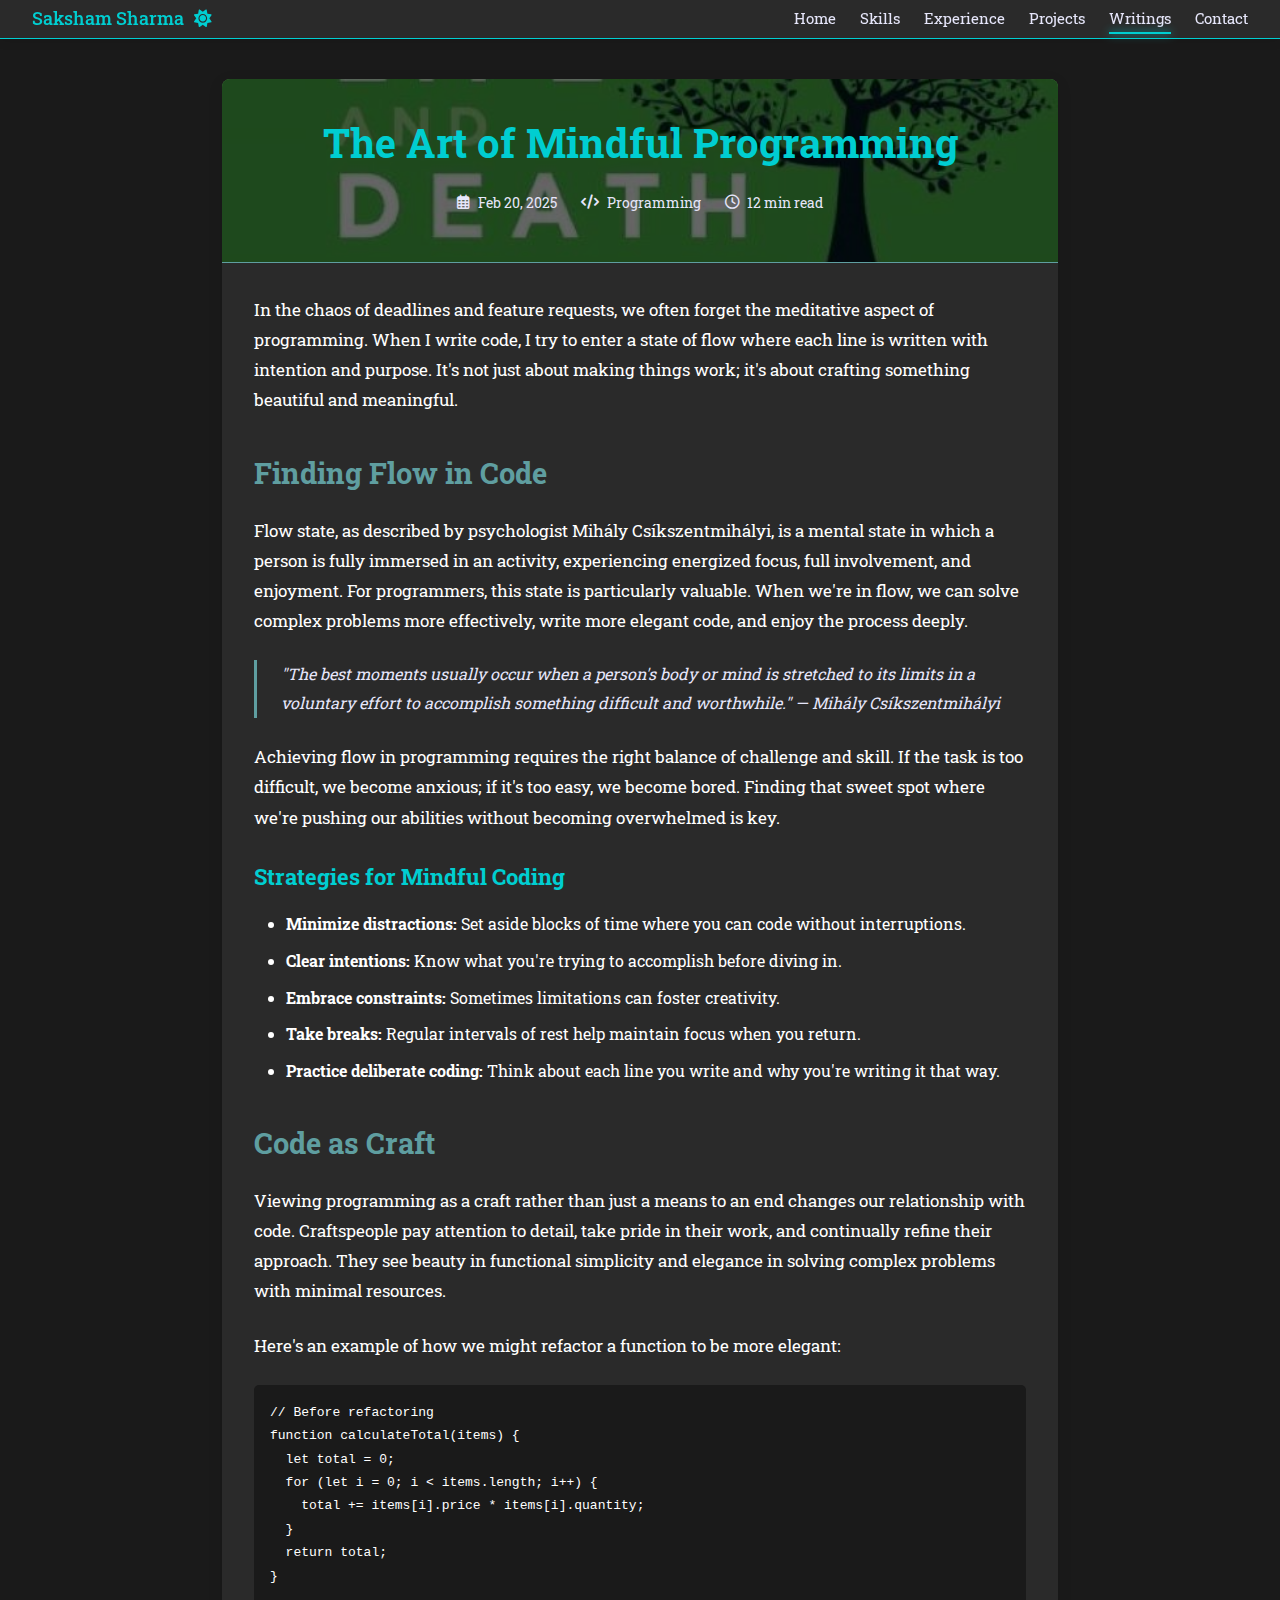
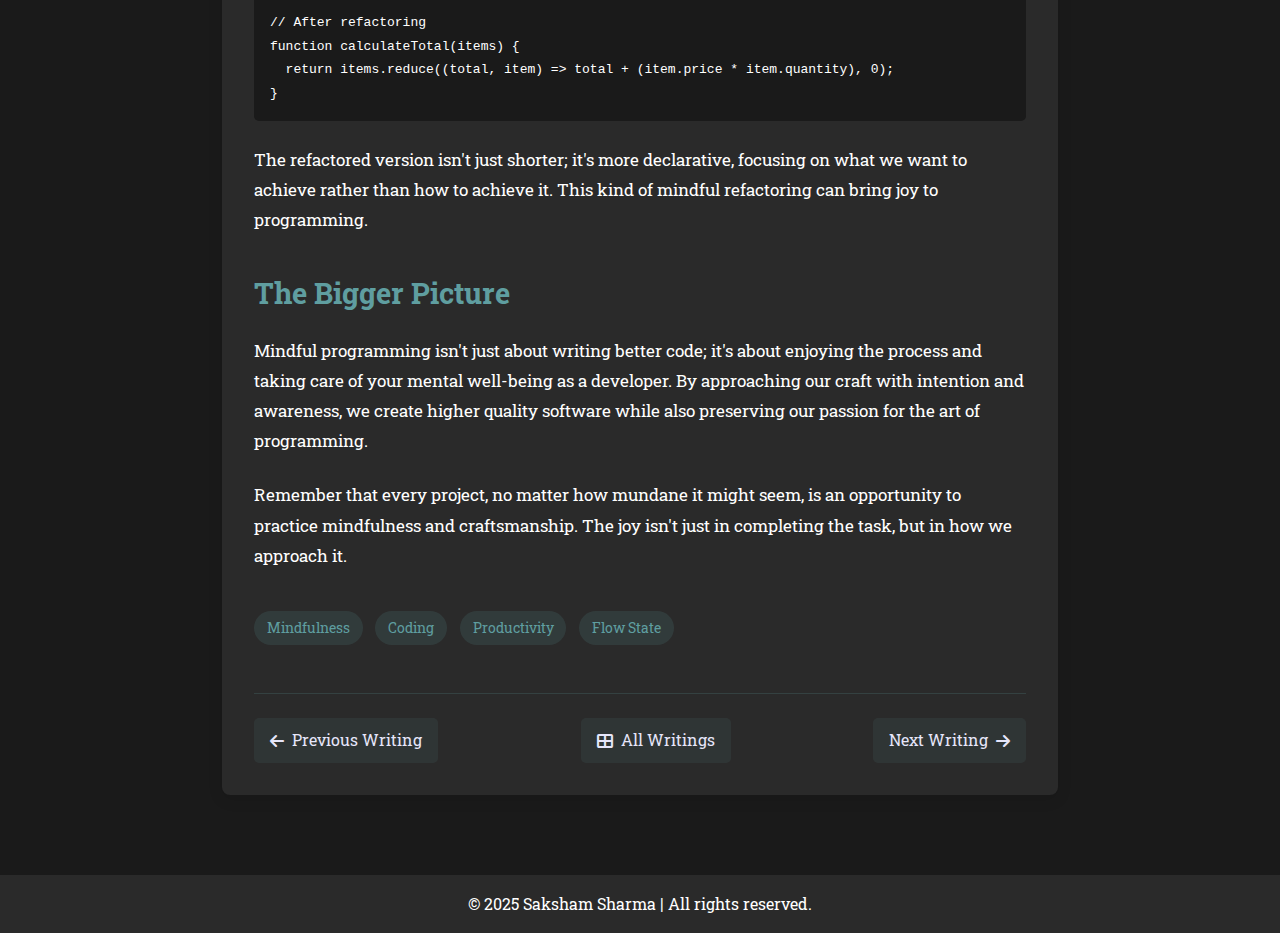
<file: pages/writings/writing3.html>
<!DOCTYPE html>
<html lang="en">
<head>
    <meta charset="UTF-8">
    <meta name="viewport" content="width=device-width, initial-scale=1.0">
    <title>The Art of Mindful Programming - Saksham Sharma</title>
    <link href="https://fonts.googleapis.com/css2?family=Roboto+Slab:wght@300;400;500;700&display=swap" rel="stylesheet">
    <link rel="stylesheet" href="https://cdnjs.cloudflare.com/ajax/libs/font-awesome/6.0.0/css/all.min.css">
    
    <!-- Internal CSS - Copy this entire style section -->
    <style>
        :root {
            --primary-color: #5F9EA0;  /* Beautiful teal */
            --accent-color: #E6E6FA;   /* Lavender */
            --highlight-color: #00CED1; /* Cyan */
            --bg-color: #1a1a1a;
            --text-color: #ffffff;
            --secondary-bg: #2a2a2a;
            --transition: all 0.3s ease;
        }

        /* Light theme variables */
        [data-theme="light"] {
            --bg-color: #ffffff;
            --text-color: #1a1a1a;
            --secondary-bg: #f5f5f5;
        }

        /* Base styles */
        * {
            margin: 0;
            padding: 0;
            box-sizing: border-box;
        }

        body {
            font-family: 'Roboto Slab', serif;
            background-color: var(--bg-color);
            color: var(--text-color);
            line-height: 1.6;
            cursor: default;
        }

        /* Navbar Styles */
        .navbar {
            display: flex;
            justify-content: space-between;
            align-items: center;
            padding: 0.3rem 2rem;
            background-color: var(--secondary-bg);
            border-bottom: 1px solid var(--highlight-color);
            position: sticky;
            top: 0;
            z-index: 100;
            box-shadow: 0 2px 10px rgba(0, 0, 0, 0.1);
        }

        .nav-brand {
            display: flex;
            align-items: center;
            justify-content: space-between;
            width: auto;
        }

        .mobile-menu-toggle {
            display: none;
            background: none;
            border: none;
            color: var(--accent-color);
            font-size: 1.5rem;
            cursor: pointer;
            transition: var(--transition);
            padding: 0.3rem;
            margin-left: 1rem;
        }

        .nav-brand a {
            color: var(--highlight-color);
            text-decoration: none;
            font-size: 1.1rem;
            font-weight: 500;
            display: flex;
            align-items: center;
        }

        .nav-links {
            display: flex;
            gap: 1.5rem;
        }

        .nav-link {
            color: var(--accent-color);
            text-decoration: none;
            transition: var(--transition);
            position: relative;
            padding-bottom: 2px;
            font-size: 0.95rem;
        }

        .nav-link::after {
            content: '';
            position: absolute;
            width: 0;
            height: 2px;
            bottom: -2px;
            left: 0;
            background-color: var(--highlight-color);
            transition: width 0.3s ease, box-shadow 0.3s ease;
        }

        .nav-link:hover::after,
        .nav-link.active::after {
            width: 100%;
            box-shadow: 0 0 8px var(--highlight-color);
        }

        /* Theme toggle */
        .theme-toggle {
            cursor: pointer;
            margin-left: 10px;
            transition: transform 0.3s ease;
        }

        .theme-toggle:hover {
            transform: rotate(30deg);
        }

        /* Content Styles */
        .content {
            min-height: calc(100vh - 150px);
            padding: 2.5rem 2rem;
            max-width: 900px;
            margin: 0 auto;
        }

        /* Article Styles */
        .article-container {
            background-color: var(--secondary-bg);
            border-radius: 8px;
            box-shadow: 0 4px 15px rgba(0, 0, 0, 0.1);
            overflow: hidden;
            margin-bottom: 2rem;
        }

        .article-header {
            padding: 2rem;
            position: relative;
            background-size: cover;
            background-position: center;
            color: white;
            text-align: center;
            border-bottom: 1px solid var(--primary-color);
        }

        .article-header::before {
            content: '';
            position: absolute;
            top: 0;
            left: 0;
            right: 0;
            bottom: 0;
            background: rgba(0, 0, 0, 0.6);
            z-index: 1;
        }

        .article-header-content {
            position: relative;
            z-index: 2;
        }

        .article-title {
            font-size: 2.5rem;
            margin-bottom: 1rem;
            color: var(--highlight-color);
        }

        .article-meta {
            display: flex;
            justify-content: center;
            flex-wrap: wrap;
            gap: 1.5rem;
            margin-bottom: 1rem;
        }

        .article-meta span {
            display: flex;
            align-items: center;
            gap: 0.5rem;
            font-size: 0.9rem;
            color: var(--accent-color);
        }

        .article-body {
            padding: 2rem;
            line-height: 1.8;
        }

        .article-body p {
            margin-bottom: 1.5rem;
            font-size: 1.05rem;
        }

        .article-body h2 {
            color: var(--primary-color);
            margin-top: 2rem;
            margin-bottom: 1rem;
            font-size: 1.8rem;
        }

        .article-body h3 {
            color: var(--highlight-color);
            margin-top: 1.5rem;
            margin-bottom: 0.8rem;
            font-size: 1.4rem;
        }

        .article-body ul, .article-body ol {
            margin-bottom: 1.5rem;
            padding-left: 2rem;
        }

        .article-body li {
            margin-bottom: 0.5rem;
        }

        .article-body blockquote {
            border-left: 3px solid var(--primary-color);
            padding-left: 1.5rem;
            margin: 1.5rem 0;
            font-style: italic;
            color: var(--accent-color);
        }

        .article-body code {
            background-color: rgba(95, 158, 160, 0.1);
            padding: 2px 6px;
            border-radius: 3px;
            font-family: monospace;
        }

        .article-body pre {
            background-color: var(--bg-color);
            padding: 1rem;
            border-radius: 5px;
            overflow-x: auto;
            margin-bottom: 1.5rem;
        }

        .article-body pre code {
            background-color: transparent;
            padding: 0;
        }

        .article-body img {
            max-width: 100%;
            border-radius: 5px;
            margin: 1.5rem 0;
        }

        .article-tags {
            display: flex;
            flex-wrap: wrap;
            gap: 0.8rem;
            margin-top: 2.5rem;
        }

        .article-tag {
            background-color: rgba(95, 158, 160, 0.15);
            color: var(--primary-color);
            padding: 0.3rem 0.8rem;
            border-radius: 20px;
            font-size: 0.85rem;
            transition: var(--transition);
        }

        .article-tag:hover {
            background-color: rgba(95, 158, 160, 0.3);
        }

        .article-navigation {
            display: flex;
            justify-content: space-between;
            margin-top: 3rem;
            padding-top: 1.5rem;
            border-top: 1px solid rgba(95, 158, 160, 0.2);
        }

        .nav-previous, .nav-next, .nav-back {
            color: var(--accent-color);
            text-decoration: none;
            display: flex;
            align-items: center;
            gap: 0.5rem;
            transition: var(--transition);
            padding: 0.5rem 1rem;
            border-radius: 5px;
            background-color: rgba(95, 158, 160, 0.1);
        }

        .nav-previous:hover, .nav-next:hover, .nav-back:hover {
            background-color: rgba(95, 158, 160, 0.2);
            color: var(--highlight-color);
        }

        /* Footer Styles */
        .footer {
            text-align: center;
            padding: 1rem 0;
            background-color: var(--secondary-bg);
            margin-top: 0.5rem;
        }

        .footer-content {
            max-width: 500px;
            margin: 0 auto;
            padding: 0 4rem;
        }

        /* Responsive Adjustments */
        @media (max-width: 768px) {
            .mobile-menu-toggle {
                display: block;
            }
            
            .nav-brand {
                width: 100%;
                justify-content: space-between;
            }
            
            .nav-links {
                position: absolute;
                top: 100%;
                left: 0;
                right: 0;
                flex-direction: column;
                align-items: center;
                background-color: var(--secondary-bg);
                padding: 0;
                max-height: 0;
                overflow: hidden;
                transition: max-height 0.4s ease, padding 0.4s ease;
                z-index: 10;
                box-shadow: 0 5px 15px rgba(0, 0, 0, 0.1);
                opacity: 0;
            }
            
            .nav-links.active {
                max-height: 300px;
                padding: 1rem 0;
                opacity: 1;
            }
            
            .nav-link {
                width: 100%;
                text-align: center;
                padding: 0.8rem 0;
                border-bottom: 1px solid rgba(95, 158, 160, 0.1);
            }
            
            .nav-link:last-child {
                border-bottom: none;
            }
            
            .nav-link::after {
                bottom: 5px;
            }

            .article-title {
                font-size: 2rem;
            }
            
            .article-meta {
                gap: 1rem;
            }
            
            .article-body {
                padding: 1.5rem;
            }
            
            .article-navigation {
                flex-direction: column;
                gap: 1rem;
            }
            
            .nav-previous, .nav-next, .nav-back {
                width: 100%;
                justify-content: center;
            }
        }
    </style>
</head>

<body>
    <!-- Navigation -->
    <nav class="navbar">
        <div class="nav-brand">
            <a href="../../index.html">Saksham Sharma <span id="theme-toggle" class="theme-toggle"><i class="fas fa-sun"></i></span></a>
            <button class="mobile-menu-toggle" aria-label="Toggle navigation menu">
                <i class="fas fa-bars"></i>
            </button>
        </div>
        <div class="nav-links">
            <a href="../../index.html" class="nav-link">Home</a>
            <a href="../skills.html" class="nav-link">Skills</a>
            <a href="../experience.html" class="nav-link">Experience</a>
            <a href="../projects.html" class="nav-link">Projects</a>
            <a href="../writings.html" class="nav-link active">Writings</a>
            <a href="../contact.html" class="nav-link">Contact</a>
        </div>
    </nav>

    <!-- Main Content -->
    <main class="content">
        <article class="article-container">
            <!-- Article Header -->
            <div class="article-header" style="background-image: url('../../images/writing1.jpg');">
                <div class="article-header-content">
                    <h1 class="article-title">The Art of Mindful Programming</h1>
                    <div class="article-meta">
                        <span><i class="far fa-calendar-alt"></i> Feb 20, 2025</span>
                        <span><i class="fas fa-code"></i> Programming</span>
                        <!-- Philosophy
fas fa-brain - Perfect for deep thinking and philosophical concepts
fas fa-lightbulb - Represents ideas and enlightenment
fas fa-book-open - Good for philosophical references and wisdom
Casual Talks
fas fa-comments - Represents conversation and dialogue
fas fa-coffee - Perfect for casual, relaxed discussions
fas fa-users - Good for social commentary or group discussions
Stream of Consciousness
fas fa-feather - Represents flowing, free-form writing
fas fa-wind - Symbolizes the natural flow of thoughts
fas fa-pen-fancy - Good for creative, expressive writing -->
                        <span><i class="far fa-clock"></i> 12 min read</span>
                    </div>
                </div>
            </div>
            
            <!-- Article Body -->
            <div class="article-body">
                <p>In the chaos of deadlines and feature requests, we often forget the meditative aspect of programming. When I write code, I try to enter a state of flow where each line is written with intention and purpose. It's not just about making things work; it's about crafting something beautiful and meaningful.</p>
                
                <h2>Finding Flow in Code</h2>
                <p>Flow state, as described by psychologist Mihály Csíkszentmihályi, is a mental state in which a person is fully immersed in an activity, experiencing energized focus, full involvement, and enjoyment. For programmers, this state is particularly valuable. When we're in flow, we can solve complex problems more effectively, write more elegant code, and enjoy the process deeply.</p>
                
                <blockquote>
                    "The best moments usually occur when a person's body or mind is stretched to its limits in a voluntary effort to accomplish something difficult and worthwhile." — Mihály Csíkszentmihályi
                </blockquote>
                
                <p>Achieving flow in programming requires the right balance of challenge and skill. If the task is too difficult, we become anxious; if it's too easy, we become bored. Finding that sweet spot where we're pushing our abilities without becoming overwhelmed is key.</p>
                
                <h3>Strategies for Mindful Coding</h3>
                <ul>
                    <li><strong>Minimize distractions:</strong> Set aside blocks of time where you can code without interruptions.</li>
                    <li><strong>Clear intentions:</strong> Know what you're trying to accomplish before diving in.</li>
                    <li><strong>Embrace constraints:</strong> Sometimes limitations can foster creativity.</li>
                    <li><strong>Take breaks:</strong> Regular intervals of rest help maintain focus when you return.</li>
                    <li><strong>Practice deliberate coding:</strong> Think about each line you write and why you're writing it that way.</li>
                </ul>
                
                <h2>Code as Craft</h2>
                <p>Viewing programming as a craft rather than just a means to an end changes our relationship with code. Craftspeople pay attention to detail, take pride in their work, and continually refine their approach. They see beauty in functional simplicity and elegance in solving complex problems with minimal resources.</p>
                
                <p>Here's an example of how we might refactor a function to be more elegant:</p>
                
                <pre><code>// Before refactoring
function calculateTotal(items) {
  let total = 0;
  for (let i = 0; i < items.length; i++) {
    total += items[i].price * items[i].quantity;
  }
  return total;
}

// After refactoring
function calculateTotal(items) {
  return items.reduce((total, item) => total + (item.price * item.quantity), 0);
}</code></pre>
                
                <p>The refactored version isn't just shorter; it's more declarative, focusing on what we want to achieve rather than how to achieve it. This kind of mindful refactoring can bring joy to programming.</p>
                
                <h2>The Bigger Picture</h2>
                <p>Mindful programming isn't just about writing better code; it's about enjoying the process and taking care of your mental well-being as a developer. By approaching our craft with intention and awareness, we create higher quality software while also preserving our passion for the art of programming.</p>
                
                <p>Remember that every project, no matter how mundane it might seem, is an opportunity to practice mindfulness and craftsmanship. The joy isn't just in completing the task, but in how we approach it.</p>
                
                <!-- Article Tags -->
                <div class="article-tags">
                    <span class="article-tag">Mindfulness</span>
                    <span class="article-tag">Coding</span>
                    <span class="article-tag">Productivity</span>
                    <span class="article-tag">Flow State</span>
                </div>
                
                <!-- Article Navigation -->
                <div class="article-navigation">
                    <a href="/pages/writings/writing2.html" class="nav-previous"><i class="fas fa-arrow-left"></i> Previous Writing</a>
                    <a href="../writings.html" class="nav-back"><i class="fas fa-th-large"></i> All Writings</a>
                    <a href="writing1.html" class="nav-next">Next Writing <i class="fas fa-arrow-right"></i></a>
                </div>
            </div>
        </article>
    </main>

    <!-- Footer -->
    <footer class="footer">
        <div class="footer-content">
             <!-- Elfsight Subscription Form | Untitled Subscription Form -->
             <script src="https://static.elfsight.com/platform/platform.js" async></script>
             <div class="elfsight-app-a3279f79-5e02-425b-a8f4-ff12ecfbb964" data-elfsight-app-lazy></div>
            <p>&copy; 2025 Saksham Sharma | All rights reserved.</p>
        </div>
    </footer>

    <!-- Theme Toggle Script -->
    <script>
        document.addEventListener('DOMContentLoaded', function() {
            // DOM Elements
            const themeToggle = document.getElementById('theme-toggle');
            const iconElement = themeToggle.querySelector('i');
            const mobileMenuToggle = document.querySelector('.mobile-menu-toggle');
            const navLinks = document.querySelector('.nav-links');
            
            // Check if user previously set a theme preference
            const savedTheme = localStorage.getItem('theme');
            if (savedTheme) {
                document.body.setAttribute('data-theme', savedTheme);
                updateIcon(savedTheme === 'light', iconElement);
            }
            
            // Toggle theme when clicked
            themeToggle.addEventListener('click', function() {
                const currentTheme = document.body.getAttribute('data-theme');
                const newTheme = currentTheme === 'light' ? '' : 'light';
                
                document.body.setAttribute('data-theme', newTheme);
                localStorage.setItem('theme', newTheme);
                
                updateIcon(newTheme === 'light', iconElement);
            });
            
            // Function to update icon based on theme
            function updateIcon(isLight, icon) {
                if (isLight) {
                    icon.classList.remove('fa-sun');
                    icon.classList.add('fa-moon');
                } else {
                    icon.classList.remove('fa-moon');
                    icon.classList.add('fa-sun');
                }
            }
            
            // Mobile menu toggle functionality
            if (mobileMenuToggle) {
                mobileMenuToggle.addEventListener('click', function(e) {
                    e.stopPropagation();
                    navLinks.classList.toggle('active');
                    
                    const icon = mobileMenuToggle.querySelector('i');
                    if (icon.classList.contains('fa-bars')) {
                        icon.classList.remove('fa-bars');
                        icon.classList.add('fa-times');
                    } else {
                        icon.classList.remove('fa-times');
                        icon.classList.add('fa-bars');
                    }
                });
                
                // Close menu when clicking outside
                document.addEventListener('click', function(event) {
                    const isClickInsideNav = navLinks.contains(event.target);
                    const isClickOnToggle = mobileMenuToggle.contains(event.target);
                    
                    if (!isClickInsideNav && !isClickOnToggle && navLinks.classList.contains('active')) {
                        navLinks.classList.remove('active');
                        const icon = mobileMenuToggle.querySelector('i');
                        icon.classList.remove('fa-times');
                        icon.classList.add('fa-bars');
                    }
                });
                
                // Close menu when clicking on a link
                navLinks.querySelectorAll('.nav-link').forEach(link => {
                    link.addEventListener('click', function() {
                        navLinks.classList.remove('active');
                        const icon = mobileMenuToggle.querySelector('i');
                        icon.classList.remove('fa-times');
                        icon.classList.add('fa-bars');
                    });
                });
            }
        });
    </script>
</body>
</html>
</file>
<file: css/style.css>
:root {
    --primary-color: #5F9EA0;  /* Beautiful teal */
    --accent-color: #E6E6FA;   /* Lavender */
    --highlight-color: #00CED1; /* Cyan */
    --bg-color: #1a1a1a;
    --text-color: #ffffff;
    --secondary-bg: #2a2a2a;
    --transition: all 0.3s ease;
}

/* Base styles */
* {
    margin: 0;
    padding: 0;
    box-sizing: border-box;
}

body {
    font-family: 'Roboto Slab', serif;
    background-color: var(--bg-color);
    color: var(--text-color);
    line-height: 1.6;
    cursor: default;
}

/* Common Content Styles for all pages */
.content {
    min-height: calc(100vh - 150px);
    display: flex;
    align-items: center;
    justify-content: center;
    padding: 2.5rem 0;
}

/* Navbar Styles with updated compact design */
.navbar {
    display: flex;
    justify-content: space-between;
    align-items: center;
    padding: 0.3rem 2rem; /* Reduced padding */
    background-color: var(--secondary-bg);
    border-bottom: 1px solid var(--highlight-color); /* Thinner border */
    position: sticky;
    top: 0;
    z-index: 100;
    box-shadow: 0 2px 10px rgba(0, 0, 0, 0.1);
}

.nav-brand a {
    color: var(--highlight-color);
    text-decoration: none;
    font-size: 1.1rem; /* Slightly smaller */
    font-weight: 500;
    display: flex;
    align-items: center;
}

.nav-links {
    display: flex;
    gap: 1.5rem; /* Reduced gap */
}

.nav-link {
    color: var(--accent-color);
    text-decoration: none;
    transition: var(--transition);
    position: relative;
    padding-bottom: 2px;
    font-size: 0.95rem; /* Slightly smaller */
}

.nav-link::after {
    content: '';
    position: absolute;
    width: 0;
    height: 2px;
    bottom: -2px;
    left: 0;
    background-color: var(--highlight-color); /* Using cyan for underline */
    transition: width 0.3s ease, box-shadow 0.3s ease;
}

.nav-link:hover::after,
.nav-link.active::after {
    width: 100%;
    box-shadow: 0 0 8px var(--highlight-color); /* Glowing effect */
}

/* Generic Page Title Styles */
.page-title {
    text-align: center;
    margin-bottom: 1.5rem;
    color: var(--highlight-color);
    position: relative;
    display: inline-block;
    font-size: 2.2rem;
    font-weight: 600;
    letter-spacing: 0.5px;
}

.page-title::after {
    content: '';
    position: absolute;
    width: 50%;
    height: 3px;
    bottom: -10px;
    left: 25%;
    background-color: var(--primary-color);
    border-radius: 3px;
}

/* ENHANCED HOME PAGE STYLES */
.home-content {
    width: 100%;
    display: flex;
    align-items: center;
    justify-content: center;
    padding: 2rem 0;
}

.profile-container {
    max-width: 850px;
    width: 100%;
    margin: 0 auto;
    text-align: center;
    padding: 2rem;
    background-color: rgba(42, 42, 42, 0.3);
    border-radius: 20px;
    backdrop-filter: blur(10px);
    box-shadow: 0 15px 35px rgba(0, 0, 0, 0.2);
    position: relative;
    overflow: hidden;
}

.profile-container::before {
    content: '';
    position: absolute;
    top: -50%;
    left: -50%;
    width: 200%;
    height: 200%;
    background: radial-gradient(circle, rgba(0, 206, 209, 0.05) 0%, transparent 60%);
    z-index: -1;
    pointer-events: none;
}

/* Profile image styles - updated for better circular fit */
.profile-image {
    width: 180px;
    height: 180px;
    margin: 0 auto 1.5rem;
    position: relative;
    border-radius: 50%;
    background-color: var(--secondary-bg);
    border: 3px solid var(--primary-color);
    overflow: hidden;
    box-shadow: 0 5px 20px rgba(0, 206, 209, 0.3);
    transition: transform 0.5s ease, box-shadow 0.5s ease;
}

.profile-image:hover {
    transform: translateY(-5px) scale(1.02);
    box-shadow: 0 10px 25px rgba(0, 206, 209, 0.4);
}

.profile-image img {
    width: 100%;
    height: 100%;
    object-fit: cover;
    display: block;
    mix-blend-mode: normal;
    transition: transform 0.3s ease;
}

.profile-image:hover img {
    transform: scale(1.05);
}

.name {
    font-size: 2.6rem;
    margin-bottom: 0.5rem;
    background: linear-gradient(to right, var(--primary-color), var(--highlight-color));
    -webkit-background-clip: text;
    -webkit-text-fill-color: transparent;
    background-clip: text;
    text-fill-color: transparent;
    display: inline-block;
    letter-spacing: 1px;
}

.title {
    color: var(--accent-color);
    margin-bottom: 0.5rem;
    font-size: 1.1rem;
    opacity: 0.85;
    letter-spacing: 0.5px;
}

.location {
    color: var(--text-color);
    margin-bottom: 1.2rem;
    font-size: 0.95rem;
    opacity: 0.7;
    display: flex;
    align-items: center;
    justify-content: center;
    gap: 5px;
}

.location i {
    color: var(--primary-color);
}

.bio {
    max-width: 650px;
    margin: 0 auto 2rem;
    color: var(--text-color);
    opacity: 0.9;
    line-height: 1.8;
    padding: 0 1rem;
    position: relative;
}

.bio::after {
    content: '';
    position: absolute;
    bottom: -1rem;
    left: 50%;
    transform: translateX(-50%);
    width: 100px;
    height: 1px;
    background: linear-gradient(to right, transparent, var(--primary-color), transparent);
}

.social-links {
    display: flex;
    justify-content: center;
    gap: 1.3rem;
    margin-bottom: 2rem;
    flex-wrap: wrap;
}

.social-link {
    color: var(--text-color);
    font-size: 1.2rem;
    transition: all 0.3s ease;
    width: 45px;
    height: 45px;
    background-color: rgba(95, 158, 160, 0.1);
    border-radius: 50%;
    display: flex;
    align-items: center;
    justify-content: center;
    box-shadow: 0 3px 10px rgba(0, 0, 0, 0.1);
}

.social-link:hover {
    color: var(--bg-color);
    transform: translateY(-5px);
    background-color: var(--primary-color);
    box-shadow: 0 7px 15px rgba(0, 206, 209, 0.3);
}

.resume-button {
    display: inline-block;
    padding: 0.9rem 2.5rem;
    background: linear-gradient(135deg, var(--primary-color) 0%, var(--highlight-color) 100%);
    color: white;
    text-decoration: none;
    border-radius: 50px;
    transition: all 0.3s ease;
    font-weight: 600;
    letter-spacing: 0.5px;
    box-shadow: 0 5px 15px rgba(0, 206, 209, 0.3);
    position: relative;
    overflow: hidden;
}

.resume-button::before {
    content: '';
    position: absolute;
    top: 0;
    left: 0;
    width: 100%;
    height: 100%;
    background: linear-gradient(90deg, transparent, rgba(255, 255, 255, 0.2), transparent);
    transform: translateX(-100%);
    transition: transform 0.6s ease;
}

.resume-button:hover {
    transform: translateY(-5px);
    box-shadow: 0 10px 20px rgba(0, 206, 209, 0.4);
}

.resume-button:hover::before {
    transform: translateX(100%);
}

/* ENHANCED SKILLS PAGE STYLES */
.skills-container {
    max-width: 900px;
    width: 100%;
    margin: 0 auto;
    padding: 2rem;
    background-color: rgba(42, 42, 42, 0.3);
    border-radius: 20px;
    backdrop-filter: blur(10px);
    box-shadow: 0 15px 35px rgba(0, 0, 0, 0.2);
}

.skills-header {
    text-align: center;
    margin-bottom: 2.5rem;
}

.skills-intro {
    margin-bottom: 3rem;
    text-align: justify;
    color: var(--text-color);
    opacity: 0.9;
    line-height: 1.8;
    padding: 0 1rem;
    position: relative;
    max-width: 800px;
    margin-left: auto;
    margin-right: auto;
}

.skills-intro::after {
    content: '';
    position: absolute;
    bottom: -1.5rem;
    left: 50%;
    transform: translateX(-50%);
    width: 150px;
    height: 1px;
    background: linear-gradient(to right, transparent, var(--primary-color), transparent);
}

.skills-grid {
    display: grid;
    grid-template-columns: repeat(auto-fill, minmax(300px, 1fr));
    gap: 2rem;
    padding: 1rem;
}

.skill-item {
    background-color: rgba(42, 42, 42, 0.6);
    padding: 1.5rem;
    border-radius: 12px;
    transition: all 0.3s ease;
    border: 1px solid rgba(95, 158, 160, 0.1);
    position: relative;
    overflow: hidden;
}

.skill-item::before {
    content: '';
    position: absolute;
    top: 0;
    left: 0;
    width: 4px;
    height: 100%;
    background: linear-gradient(to bottom, var(--primary-color), var(--highlight-color));
    transition: all 0.3s ease;
}

.skill-item:hover {
    transform: translateY(-8px);
    box-shadow: 0 10px 25px rgba(0, 0, 0, 0.2);
    border-color: rgba(95, 158, 160, 0.3);
}

.skill-item:hover::before {
    width: 100%;
    opacity: 0.05;
}

.skill-header {
    display: flex;
    justify-content: space-between;
    margin-bottom: 1.2rem;
    font-weight: 500;
    position: relative;
    z-index: 2;
}

.skill-bar {
    height: 10px;
    background-color: rgba(230, 230, 250, 0.1);
    border-radius: 5px;
    overflow: hidden;
    position: relative;
    z-index: 2;
}

.skill-progress {
    height: 100%;
    background: linear-gradient(to right, var(--primary-color), var(--highlight-color));
    border-radius: 5px;
    position: relative;
    width: 0;
    transition: width 1.5s cubic-bezier(0.1, 0.5, 0.2, 1);
}

.skill-progress::after {
    content: '';
    position: absolute;
    top: 0;
    left: 0;
    width: 100%;
    height: 100%;
    background: linear-gradient(90deg, transparent, rgba(255, 255, 255, 0.2), transparent);
    animation: shine 2s infinite linear;
}

@keyframes shine {
    0% {
        transform: translateX(-100%);
    }
    100% {
        transform: translateX(100%);
    }
}

/* ENHANCED EXPERIENCE PAGE STYLES */
.experience-container {
    max-width: 900px;
    width: 100%;
    margin: 0 auto;
    padding: 2rem;
    background-color: rgba(42, 42, 42, 0.3);
    border-radius: 20px;
    backdrop-filter: blur(10px);
    box-shadow: 0 15px 35px rgba(0, 0, 0, 0.2);
}

.experience-header {
    text-align: center;
    margin-bottom: 3rem;
}

.timeline {
    position: relative;
    margin: 2rem 0;
    padding-left: 2.5rem;
}

.timeline::before {
    content: '';
    position: absolute;
    top: 0;
    left: 5px;
    width: 3px;
    height: 100%;
    background: linear-gradient(to bottom, var(--primary-color), var(--highlight-color));
    border-radius: 3px;
    box-shadow: 0 0 10px rgba(0, 206, 209, 0.3);
}

.timeline-item {
    position: relative;
    margin-bottom: 3.5rem;
    padding-left: 2rem;
    transition: all 0.3s ease;
}

.timeline-item:hover {
    transform: translateX(5px);
}

.timeline-item::before {
    content: '';
    position: absolute;
    top: 0;
    left: -10px;
    width: 20px;
    height: 20px;
    border-radius: 50%;
    background: linear-gradient(135deg, var(--primary-color) 0%, var(--highlight-color) 100%);
    box-shadow: 0 0 15px rgba(0, 206, 209, 0.5);
    transition: all 0.3s ease;
}

.timeline-item:hover::before {
    transform: scale(1.2);
    box-shadow: 0 0 20px rgba(0, 206, 209, 0.7);
}

.timeline-date {
    display: inline-block;
    font-size: 0.9rem;
    color: var(--accent-color);
    margin-bottom: 0.8rem;
    background-color: rgba(95, 158, 160, 0.1);
    padding: 0.3rem 0.8rem;
    border-radius: 50px;
    font-weight: 600;
}

.timeline-title {
    font-size: 1.4rem;
    margin-bottom: 0.4rem;
    background: linear-gradient(to right, var(--primary-color), var(--highlight-color));
    -webkit-background-clip: text;
    -webkit-text-fill-color: transparent;
    background-clip: text;
    text-fill-color: transparent;
    display: inline-block;
}

.timeline-company {
    font-style: italic;
    margin-bottom: 1rem;
    color: var(--primary-color);
    opacity: 0.9;
    font-size: 1.1rem;
}

.timeline-description {
    color: var(--text-color);
    opacity: 0.9;
    line-height: 1.8;
    border-left: 2px solid rgba(95, 158, 160, 0.2);
    padding-left: 1rem;
    max-width: 600px;
}

/* ENHANCED PROJECTS PAGE STYLES */
.projects-container {
    max-width: 1000px;
    width: 100%;
    margin: 0 auto;
    padding: 2rem;
    background-color: rgba(42, 42, 42, 0.3);
    border-radius: 20px;
    backdrop-filter: blur(10px);
    box-shadow: 0 15px 35px rgba(0, 0, 0, 0.2);
}

.projects-header {
    text-align: center;
    margin-bottom: 3rem;
}

.projects-subtitle {
    color: var(--accent-color);
    opacity: 0.8;
    max-width: 600px;
    margin: 0 auto;
    text-align: center;
    margin-top: -1rem;
    margin-bottom: 2rem;
}

.projects-grid {
    display: grid;
    grid-template-columns: repeat(auto-fill, minmax(300px, 1fr));
    gap: 2.5rem;
    padding: 1rem;
}

.project-card {
    background-color: rgba(42, 42, 42, 0.6);
    border-radius: 15px;
    overflow: hidden;
    transition: all 0.4s ease;
    border: 1px solid rgba(95, 158, 160, 0.1);
    height: 100%;
    display: flex;
    flex-direction: column;
    position: relative;
}

.project-card:hover {
    transform: translateY(-10px);
    box-shadow: 0 15px 30px rgba(0, 0, 0, 0.3);
    border-color: rgba(95, 158, 160, 0.3);
}

.project-card::after {
    content: '';
    position: absolute;
    bottom: 0;
    left: 0;
    width: 100%;
    height: 5px;
    background: linear-gradient(to right, var(--primary-color), var(--highlight-color));
    transform: scaleX(0);
    transform-origin: left;
    transition: transform 0.4s ease;
}

.project-card:hover::after {
    transform: scaleX(1);
}

.project-image {
    width: 100%;
    height: 200px;
    object-fit: cover;
    transition: all 0.4s ease;
    position: relative;
}

.project-card:hover .project-image {
    transform: scale(1.05);
    filter: brightness(1.1);
}

.project-details {
    padding: 1.8rem;
    display: flex;
    flex-direction: column;
    flex-grow: 1;
}

.project-title {
    font-size: 1.3rem;
    margin-bottom: 1rem;
    color: var(--highlight-color);
    position: relative;
    display: inline-block;
    font-weight: 600;
}

.project-title::after {
    content: '';
    position: absolute;
    bottom: -5px;
    left: 0;
    width: 50px;
    height: 2px;
    background-color: var(--primary-color);
    transition: width 0.3s ease;
}

.project-card:hover .project-title::after {
    width: 100%;
}

.project-tags {
    display: flex;
    flex-wrap: wrap;
    gap: 0.6rem;
    margin-bottom: 1.5rem;
}

.project-tag {
    background-color: rgba(95, 158, 160, 0.15);
    color: var(--accent-color);
    padding: 0.3rem 0.8rem;
    border-radius: 50px;
    font-size: 0.8rem;
    transition: all 0.3s ease;
}

.project-card:hover .project-tag {
    background-color: rgba(95, 158, 160, 0.25);
    transform: translateY(-2px);
}

.project-description {
    margin-bottom: 1.8rem;
    color: var(--text-color);
    opacity: 0.9;
    line-height: 1.7;
    flex-grow: 1;
}

.project-links {
    display: flex;
    gap: 1rem;
    margin-top: auto;
}

.project-link {
    display: inline-flex;
    align-items: center;
    gap: 5px;
    padding: 0.6rem 1.2rem;
    background: linear-gradient(135deg, var(--primary-color) 0%, var(--highlight-color) 100%);
    color: white;
    text-decoration: none;
    border-radius: 5px;
    font-size: 0.9rem;
    transition: all 0.3s ease;
    font-weight: 500;
}

.project-link:hover {
    transform: translateY(-3px);
    box-shadow: 0 5px 15px rgba(0, 206, 209, 0.3);
}

/* ENHANCED WRITINGS PAGE STYLES */
.writings-container {
    max-width: 1000px;
    width: 100%;
    margin: 0 auto;
    padding: 2rem;
    background-color: rgba(42, 42, 42, 0.3);
    border-radius: 20px;
    backdrop-filter: blur(10px);
    box-shadow: 0 15px 35px rgba(0, 0, 0, 0.2);
}

.writings-header {
    text-align: center;
    margin-bottom: 3rem;
}

.writings-subtitle {
    color: var(--accent-color);
    opacity: 0.8;
    max-width: 600px;
    margin: 0 auto;
    text-align: center;
    margin-top: -1rem;
    margin-bottom: 2rem;
}

.writings-grid {
    display: grid;
    grid-template-columns: repeat(auto-fill, minmax(300px, 1fr));
    gap: 2.5rem;
    padding: 1rem;
}

.writing-card {
    background-color: rgba(42, 42, 42, 0.6);
    border-radius: 15px;
    overflow: hidden;
    transition: all 0.4s ease;
    border: 1px solid rgba(95, 158, 160, 0.1);
    height: 100%;
    display: flex;
    flex-direction: column;
    position: relative;
}

.writing-card:hover {
    transform: translateY(-10px);
    box-shadow: 0 15px 30px rgba(0, 0, 0, 0.3);
    border-color: rgba(95, 158, 160, 0.3);
}

.writing-card::before {
    content: '';
    position: absolute;
    top: 0;
    left: 0;
    width: 100%;
    height: 100%;
    background: linear-gradient(135deg, rgba(95, 158, 160, 0.05) 0%, transparent 50%);
    z-index: 1;
    pointer-events: none;
}

.writing-image {
    width: 100%;
    height: 180px;
    object-fit: cover;
    transition: all 0.4s ease;
}

.writing-card:hover .writing-image {
    transform: scale(1.05);
    filter: brightness(1.1);
}

.writing-details {
    padding: 1.8rem;
    display: flex;
    flex-direction: column;
    flex-grow: 1;
    position: relative;
    z-index: 2;
}

.writing-date {
    font-size: 0.85rem;
    color: var(--accent-color);
    margin-bottom: 0.8rem;
    opacity: 0.8;
    display: flex;
    align-items: center;
    gap: 5px;
}

.writing-date::before {
    content: '';
    display: inline-block;
    width: 8px;
    height: 8px;
    background-color: var(--primary-color);
    border-radius: 50%;
}

.writing-title {
    font-size: 1.3rem;
    margin-bottom: 1rem;
    color: var(--highlight-color);
    line-height: 1.4;
    font-weight: 600;
    position: relative;
    display: inline-block;
}

.writing-title::after {
    content: '';
    position: absolute;
    bottom: -5px;
    left: 0;
    width: 50px;
    height: 2px;
    background-color: var(--primary-color);
    transition: width 0.3s ease;
}

.writing-card:hover .writing-title::after {
    width: 100%;
}

.writing-excerpt {
    margin-bottom: 1.8rem;
    color: var(--text-color);
    opacity: 0.9;
    line-height: 1.7;
    flex-grow: 1;
}

.read-more {
    display: inline-flex;
    align-items: center;
    gap: 5px;
    padding: 0.6rem 1.2rem;
    background: linear-gradient(135deg, var(--primary-color) 0%, var(--highlight-color) 100%);
    color: white;
    text-decoration: none;
    border-radius: 5px;
    font-size: 0.9rem;
    transition: all 0.3s ease;
    font-weight: 500;
    margin-top: auto;
    align-self: flex-start;
}

.read-more::after {
    content: '→';
    transition: transform 0.3s ease;
}

.read-more:hover {
    transform: translateY(-3px);
    box-shadow: 0 5px 15px rgba(0, 206, 209, 0.3);
}

.read-more:hover::after {
    transform: translateX(5px);
}

/* ENHANCED CONTACT PAGE STYLES */
.contact-container {
    width: 100%;
    max-width: 1100px;
    margin: 0 auto;
    padding: 0 1.5rem;
}

.contact-header {
    text-align: center;
    margin-bottom: 2.5rem;
}

.contact-container .page-title {
    font-size: 2.4rem;
    margin-bottom: 0.8rem;
    background: linear-gradient(to right, var(--primary-color), var(--highlight-color));
    -webkit-background-clip: text;
    -webkit-text-fill-color: transparent;
    background-clip: text;
    -text-fill-color: transparent;
    display: inline-block;
}

.contact-subtitle {
    color: var(--accent-color);
    max-width: 600px;
    margin: 0.5rem auto 0;
    font-size: 1.1rem;
    opacity: 0.9;
}

.contact-content {
    display: grid;
    grid-template-columns: 1fr 1.5fr;
    gap: 0;
    background-color: var(--secondary-bg);
    border-radius: 16px;
    overflow: hidden;
    box-shadow: 0 15px 35px rgba(0, 0, 0, 0.2);
    position: relative;
}

.contact-content::before {
    content: '';
    position: absolute;
    top: 0;
    left: 0;
    width: 100%;
    height: 100%;
    background: linear-gradient(135deg, rgba(0, 206, 209, 0.05) 0%, rgba(95, 158, 160, 0.01) 100%);
    pointer-events: none;
    z-index: 1;
}

.contact-info {
    padding: 3rem 2.5rem;
    background: linear-gradient(135deg, var(--primary-color) 0%, rgba(0, 206, 209, 0.8) 100%);
    color: white;
    position: relative;
    z-index: 2;
    display: flex;
    flex-direction: column;
}

.contact-info::after {
    content: '';
    position: absolute;
    top: 0;
    right: 0;
    height: 100%;
    width: 30px;
    background: linear-gradient(to right, var(--primary-color), transparent);
    opacity: 0.2;
}

.contact-info-title {
    font-size: 1.8rem;
    margin-bottom: 2.5rem;
    position: relative;
    font-weight: 600;
    letter-spacing: 0.5px;
}

.contact-info-title::after {
    content: '';
    position: absolute;
    bottom: -10px;
    left: 0;
    width: 70px;
    height: 3px;
    background-color: rgba(255, 255, 255, 0.7);
    border-radius: 3px;
}

.contact-item {
    display: flex;
    margin-bottom: 2.2rem;
    align-items: flex-start;
    transition: transform 0.3s ease;
}

.contact-item:hover {
    transform: translateX(5px);
}

.contact-icon {
    margin-right: 18px;
    font-size: 1.2rem;
    height: 45px;
    width: 45px;
    background-color: rgba(255, 255, 255, 0.15);
    display: flex;
    align-items: center;
    justify-content: center;
    border-radius: 50%;
    flex-shrink: 0;
    box-shadow: 0 4px 10px rgba(0, 0, 0, 0.1);
    transition: all 0.3s ease;
}

.contact-item:hover .contact-icon {
    background-color: rgba(255, 255, 255, 0.25);
    transform: scale(1.1);
}

.contact-details h4 {
    margin-bottom: 6px;
    font-size: 1.1rem;
    opacity: 0.95;
    letter-spacing: 0.3px;
}

.contact-details p {
    font-size: 1rem;
    opacity: 0.85;
    line-height: 1.5;
}

.contact-social {
    margin-top: auto;
    padding-top: 2.5rem;
    border-top: 1px solid rgba(255, 255, 255, 0.2);
}

.contact-social h4 {
    margin-bottom: 1.2rem;
    font-size: 1.1rem;
    opacity: 0.95;
    letter-spacing: 0.3px;
}

.contact-socials {
    display: flex;
    gap: 1.2rem;
    flex-wrap: wrap;
}

.contact-socials .social-link {
    color: white;
    background-color: rgba(255, 255, 255, 0.15);
    height: 45px;
    width: 45px;
    border-radius: 50%;
    display: flex;
    align-items: center;
    justify-content: center;
    font-size: 1.3rem;
    transition: all 0.3s ease;
    box-shadow: 0 4px 10px rgba(0, 0, 0, 0.1);
}

.contact-socials .social-link:hover {
    background-color: white;
    color: var(--primary-color);
    transform: translateY(-5px);
    box-shadow: 0 8px 15px rgba(0, 0, 0, 0.2);
}

.contact-form-container {
    padding: 3rem 2.5rem;
    background-color: var(--secondary-bg);
    position: relative;
    z-index: 2;
}

.form-title {
    font-size: 1.8rem;
    margin-bottom: 2.5rem;
    color: var(--highlight-color);
    position: relative;
    font-weight: 600;
    letter-spacing: 0.5px;
}

.form-title::after {
    content: '';
    position: absolute;
    bottom: -10px;
    left: 0;
    width: 70px;
    height: 3px;
    background-color: var(--primary-color);
    opacity: 0.7;
    border-radius: 3px;
}

.form-row {
    display: grid;
    grid-template-columns: 1fr 1fr;
    gap: 1.8rem;
    margin-bottom: 1.5rem;
}

.form-group {
    margin-bottom: 1.8rem;
}

.form-group label {
    display: block;
    margin-bottom: 0.8rem;
    color: var(--accent-color);
    font-weight: 500;
    letter-spacing: 0.3px;
    font-size: 1.05rem;
}

.input-with-icon {
    position: relative;
    border-radius: 10px;
    overflow: hidden;
    transition: all 0.3s ease;
    background-color: rgba(230, 230, 250, 0.05);
    border: 1px solid rgba(95, 158, 160, 0.2);
}

.input-with-icon:hover {
    border-color: rgba(95, 158, 160, 0.4);
    box-shadow: 0 4px 15px rgba(0, 0, 0, 0.05);
}

.input-with-icon i {
    position: absolute;
    left: 15px;
    top: 50%;
    transform: translateY(-50%);
    color: var(--primary-color);
    font-size: 1.1rem;
    opacity: 0.8;
    transition: all 0.3s ease;
}

.input-with-icon:hover i {
    opacity: 1;
}

.textarea-container i {
    top: 20px;
    transform: none;
}

.input-with-icon input,
.input-with-icon textarea {
    width: 100%;
    padding: 15px 15px 15px 48px;
    background-color: transparent;
    border: none;
    color: var(--text-color);
    transition: all 0.3s ease;
    font-size: 1rem;
    font-family: 'Roboto Slab', serif;
}

.input-with-icon input:focus,
.input-with-icon textarea:focus {
    outline: none;
    background-color: rgba(230, 230, 250, 0.08);
}

.input-with-icon input::placeholder,
.input-with-icon textarea::placeholder {
    color: rgba(230, 230, 250, 0.4);
    transition: all 0.3s ease;
}

.input-with-icon input:focus::placeholder,
.input-with-icon textarea:focus::placeholder {
    opacity: 0.7;
    transform: translateX(5px);
}

.form-footer {
    display: flex;
    justify-content: flex-end;
    margin-top: 2.5rem;
}

.submit-button {
    display: inline-flex;
    align-items: center;
    gap: 10px;
    background: linear-gradient(135deg, var(--primary-color) 0%, var(--highlight-color) 100%);
    color: white;
    padding: 14px 30px;
    border: none;
    border-radius: 10px;
    cursor: pointer;
    transition: all 0.3s ease;
    font-size: 1.05rem;
    font-weight: 500;
    letter-spacing: 0.5px;
    box-shadow: 0 8px 20px rgba(0, 206, 209, 0.2);
    position: relative;
    overflow: hidden;
}

.submit-button:hover {
    transform: translateY(-5px);
    box-shadow: 0 15px 25px rgba(0, 206, 209, 0.3);
}

.submit-button:active {
    transform: translateY(1px);
}

.submit-button::before {
    content: '';
    position: absolute;
    top: 0;
    left: -100%;
    width: 100%;
    height: 100%;
    background: linear-gradient(90deg, transparent, rgba(255, 255, 255, 0.2), transparent);
    transition: all 0.6s ease;
}

.submit-button:hover::before {
    left: 100%;
}

.submit-button i {
    font-size: 1.1rem;
}

/* Footer Styles */
.footer {
    text-align: center;
    padding: 1.5rem 0;
    background-color: var(--secondary-bg);
    position: relative;
    overflow: hidden;
}

.footer::before {
    content: '';
    position: absolute;
    top: 0;
    left: 0;
    width: 100%;
    height: 1px;
    background: linear-gradient(to right, transparent, var(--primary-color), transparent);
}

.footer-content {
    max-width: 500px;
    margin: 0 auto;
    padding: 0 2rem;
    position: relative;
}

.footer p {
    font-size: 0.9rem;
    opacity: 0.8;
}

/* Theme toggle */
.theme-toggle {
    cursor: pointer;
    margin-left: 15px;
    transition: transform 0.3s ease;
    display: inline-flex;
    align-items: center;
    justify-content: center;
    width: 25px;
    height: 25px;
    border-radius: 50%;
    background-color: rgba(95, 158, 160, 0.1);
}

.theme-toggle:hover {
    transform: rotate(30deg);
    background-color: rgba(95, 158, 160, 0.2);
}

.theme-toggle i {
    font-size: 0.9rem;
}

/* Light theme variables */
[data-theme="light"] {
    --bg-color: #f8f9fa;
    --text-color: #333333;
    --secondary-bg: #ffffff;
    --accent-color: #6c757d;
}

/* Animation Keyframes */
@keyframes fadeIn {
    from {
        opacity: 0;
        transform: translateY(20px);
    }
    to {
        opacity: 1;
        transform: translateY(0);
    }
}

/* Responsive styles */
@media (max-width: 1100px) {
    .contact-container,
    .projects-container,
    .writings-container,
    .experience-container,
    .skills-container,
    .profile-container {
        max-width: 90%;
    }
}

@media (max-width: 900px) {
    .contact-content {
        grid-template-columns: 1fr;
    }

    .contact-info {
        padding: 2.5rem;
    }

    .contact-form-container {
        padding: 2.5rem;
    }
    
    .contact-social {
        margin-top: 2rem;
        padding-top: 2rem;
    }
    
    .projects-grid,
    .writings-grid,
    .skills-grid {
        grid-template-columns: repeat(auto-fill, minmax(280px, 1fr));
    }
    
    .timeline {
        padding-left: 2rem;
    }
}

@media (max-width: 768px) {
    .navbar {
        flex-direction: column;
        padding: 1rem;
    }

    .nav-brand {
        margin-bottom: 1rem;
    }

    .nav-links {
        flex-direction: column;
        align-items: center;
        gap: 1rem;
    }

    .content {
        padding: 1.5rem 0;
    }
    
    .contact-container .page-title,
    .page-title {
        font-size: 2rem;
    }
    
    .contact-info-title,
    .form-title {
        font-size: 1.5rem;
        margin-bottom: 2rem;
    }
    
    .projects-grid,
    .writings-grid {
        grid-template-columns: 1fr;
    }
    
    .name {
        font-size: 2.2rem;
    }
    
    .bio {
        padding: 0;
    }
    
    .timeline-title {
        font-size: 1.2rem;
    }
}

@media (max-width: 600px) {
    .form-row {
        grid-template-columns: 1fr;
        gap: 0;
        margin-bottom: 0;
    }

    .contact-content {
        border-radius: 12px;
    }

    .contact-container,
    .projects-container,
    .writings-container,
    .experience-container,
    .skills-container,
    .profile-container {
        padding: 1rem;
    }

    .contact-info,
    .contact-form-container {
        padding: 2rem 1.5rem;
    }

    .submit-button {
        width: 100%;
        justify-content: center;
    }
    
    .contact-subtitle {
        font-size: 0.95rem;
    }
    
    .timeline {
        padding-left: 1.5rem;
    }
    
    .timeline-item {
        padding-left: 1rem;
    }
    
    .resume-button {
        padding: 0.8rem 1.5rem;
        font-size: 0.9rem;
    }
}
/* ===== SKILLS PAGE STYLES ===== */
.skills-container {
    max-width: 800px;
    margin: 1rem auto;
    padding: 0 1rem;
}

.skills-intro {
    margin-bottom: 2rem;
    text-align: justify;
    color: var(--text-color);
    opacity: 0.9;
}

.skills-grid {
    display: grid;
    grid-template-columns: repeat(auto-fill, minmax(300px, 1fr));
    gap: 1.5rem;
}

.skill-item {
    background-color: var(--secondary-bg);
    padding: 1.2rem;
    border-radius: 8px;
    transition: var(--transition);
}

.skill-item:hover {
    transform: translateY(-5px);
    box-shadow: 0 5px 15px rgba(0, 206, 209, 0.2);
}

.skill-header {
    display: flex;
    justify-content: space-between;
    margin-bottom: 0.8rem;
    font-weight: 500;
}

.skill-bar {
    height: 8px;
    background-color: rgba(230, 230, 250, 0.1);
    border-radius: 4px;
    overflow: hidden;
}

.skill-progress {
    height: 100%;
    background-color: var(--primary-color);
    border-radius: 4px;
    width: 0; /* Initial width is 0, will be animated */
}

/* ===== EXPERIENCE PAGE STYLES ===== */
.experience-container {
    max-width: 800px;
    margin: 1rem auto;
    padding: 0 1rem;
}

.timeline {
    position: relative;
    margin-top: 2rem;
    padding-left: 2rem;
}

.timeline::before {
    content: '';
    position: absolute;
    top: 0;
    left: 0;
    width: 2px;
    height: 100%;
    background-color: var(--primary-color);
}

.timeline-item {
    position: relative;
    margin-bottom: 2.5rem;
    padding-left: 1.5rem;
}

.timeline-item::before {
    content: '';
    position: absolute;
    top: 0;
    left: -8px;
    width: 16px;
    height: 16px;
    border-radius: 50%;
    background-color: var(--highlight-color);
    border: 2px solid var(--primary-color);
}

.timeline-date {
    font-size: 0.9rem;
    color: var(--accent-color);
    margin-bottom: 0.5rem;
}

.timeline-title {
    font-size: 1.2rem;
    margin-bottom: 0.3rem;
    color: var(--highlight-color);
}

.timeline-company {
    font-style: italic;
    margin-bottom: 0.8rem;
    color: var(--primary-color);
}

.timeline-description {
    color: var(--text-color);
    opacity: 0.9;
}

/* ===== PROJECTS PAGE STYLES ===== */
.projects-container {
    max-width: 800px;
    margin: 1rem auto;
    padding: 0 1rem;
}

.projects-grid {
    display: grid;
    grid-template-columns: repeat(auto-fill, minmax(350px, 1fr));
    gap: 2rem;
    margin-top: 2rem;
}

.project-card {
    background-color: var(--secondary-bg);
    border-radius: 8px;
    overflow: hidden;
    transition: var(--transition);
}

.project-card:hover {
    transform: translateY(-5px);
    box-shadow: 0 10px 20px rgba(0, 0, 0, 0.2);
}

.project-image {
    width: 100%;
    height: 200px;
    object-fit: cover;
}

.project-details {
    padding: 1.5rem;
}

.project-title {
    font-size: 1.2rem;
    margin-bottom: 0.8rem;
    color: var(--highlight-color);
}

.project-tags {
    display: flex;
    flex-wrap: wrap;
    gap: 0.5rem;
    margin-bottom: 1rem;
}

.project-tag {
    background-color: rgba(95, 158, 160, 0.2);
    color: var(--accent-color);
    padding: 0.3rem 0.6rem;
    border-radius: 4px;
    font-size: 0.8rem;
}

.project-description {
    margin-bottom: 1.5rem;
    color: var(--text-color);
    opacity: 0.9;
}

.project-links {
    display: flex;
    gap: 1rem;
}

.project-link {
    display: inline-block;
    padding: 0.5rem 1rem;
    background-color: var(--primary-color);
    color: var(--bg-color);
    text-decoration: none;
    border-radius: 4px;
    font-size: 0.9rem;
    transition: var(--transition);
}

.project-link:hover {
    background-color: var(--highlight-color);
}

/* ===== WRITINGS PAGE STYLES ===== */
.writings-container {
    width: 100%;
    max-width: 1000px;
    margin: 0 auto;
    padding: 0 1.5rem;
}

.writings-header {
    text-align: center;
    margin-bottom: 3rem;
}

.writings-subtitle {
    color: var(--accent-color);
    max-width: 700px;
    margin: 0.5rem auto 0;
    font-size: 1.1rem;
    opacity: 0.9;
}

.writings-grid {
    display: grid;
    grid-template-columns: repeat(auto-fill, minmax(300px, 1fr));
    gap: 2.5rem;
    margin-top: 2rem;
}

.writing-card {
    background-color: var(--secondary-bg);
    border-radius: 12px;
    overflow: hidden;
    transition: all 0.4s ease;
    display: flex;
    flex-direction: column;
    position: relative;
    box-shadow: 0 5px 15px rgba(0, 0, 0, 0.1);
    height: 100%;
    max-height: 550px;
}

.writing-card:hover {
    transform: translateY(-8px);
    box-shadow: 0 15px 30px rgba(0, 0, 0, 0.2);
}

.writing-image-container {
    position: relative;
    overflow: hidden;
    height: 220px;
}

.writing-image {
    width: 100%;
    height: 100%;
    object-fit: cover;
    transition: transform 0.6s ease;
}

.writing-card:hover .writing-image {
    transform: scale(1.1);
}

.writing-category {
    position: absolute;
    top: 15px;
    right: 15px;
    background: linear-gradient(135deg, var(--primary-color) 0%, var(--highlight-color) 100%);
    color: white;
    padding: 6px 12px;
    border-radius: 20px;
    font-size: 0.8rem;
    font-weight: 500;
    box-shadow: 0 2px 10px rgba(0, 0, 0, 0.1);
    display: flex;
    align-items: center;
    gap: 5px;
    z-index: 1;
}

.writing-category i {
    font-size: 0.75rem;
}

.writing-details {
    padding: 1.8rem;
    display: flex;
    flex-direction: column;
    flex: 1;
    position: relative;
    z-index: 1;
}

.writing-details::before {
    content: '';
    position: absolute;
    top: 0;
    left: 0;
    right: 0;
    height: 4px;
    background: linear-gradient(90deg, var(--primary-color), var(--highlight-color));
    opacity: 0.3;
    z-index: -1;
}

.writing-meta {
    display: flex;
    gap: 1.2rem;
    margin-bottom: 1rem;
    font-size: 0.85rem;
    color: var(--accent-color);
    opacity: 0.8;
}

.writing-meta i {
    margin-right: 5px;
}

.writing-title {
    font-size: 1.4rem;
    margin-bottom: 1.2rem;
    color: var(--highlight-color);
    line-height: 1.3;
    transition: color 0.3s ease;
    letter-spacing: 0.3px;
}

.writing-card:hover .writing-title {
    color: var(--primary-color);
}

.writing-excerpt {
    margin-bottom: 1.5rem;
    color: var(--text-color);
    opacity: 0.85;
    line-height: 1.6;
    display: -webkit-box;
    -webkit-line-clamp: 4;
    -webkit-box-orient: vertical;
    overflow: hidden;
    flex: 1;
}

.writing-tags {
    display: flex;
    flex-wrap: wrap;
    gap: 0.5rem;
    margin-bottom: 1.5rem;
}

.writing-tag {
    background-color: rgba(95, 158, 160, 0.1);
    color: var(--accent-color);
    padding: 4px 10px;
    border-radius: 15px;
    font-size: 0.75rem;
    transition: all 0.3s ease;
    border: 1px solid rgba(95, 158, 160, 0.2);
}

.writing-card:hover .writing-tag {
    background-color: rgba(95, 158, 160, 0.2);
    border-color: rgba(95, 158, 160, 0.3);
}

.read-more-btn {
    display: inline-flex;
    align-items: center;
    justify-content: space-between;
    background: linear-gradient(135deg, var(--primary-color) 0%, rgba(0, 206, 209, 0.8) 100%);
    color: white;
    padding: 10px 20px;
    border-radius: 25px;
    text-decoration: none;
    font-size: 0.95rem;
    font-weight: 500;
    transition: all 0.3s ease;
    margin-top: auto;
    box-shadow: 0 4px 12px rgba(0, 0, 0, 0.1);
    position: relative;
    overflow: hidden;
    align-self: flex-start;
}

.read-more-btn i {
    margin-left: 8px;
    transition: transform 0.3s ease;
}

.read-more-btn::before {
    content: '';
    position: absolute;
    top: 0;
    left: -100%;
    width: 100%;
    height: 100%;
    background: linear-gradient(90deg, transparent, rgba(255, 255, 255, 0.2), transparent);
    transition: all 0.5s ease;
}

.read-more-btn:hover {
    transform: translateY(-3px);
    box-shadow: 0 7px 14px rgba(0, 0, 0, 0.15);
}

.read-more-btn:hover i {
    transform: translateX(5px);
}

.read-more-btn:hover::before {
    left: 100%;
}

/* ===== CONTACT PAGE STYLES ===== */
.contact-header {
    text-align: center;
    margin-bottom: 2.5rem;
}

.contact-subtitle {
    color: var(--accent-color);
    max-width: 600px;
    margin: 0.5rem auto 0;
    font-size: 1.1rem;
    opacity: 0.9;
}

.contact-container {
    width: 100%;
    max-width: 1100px;
    margin: 0 auto;
    padding: 0 1.5rem;
}

.contact-content {
    display: grid;
    grid-template-columns: 1fr 1.5fr;
    gap: 0;
    background-color: var(--secondary-bg);
    border-radius: 16px;
    overflow: hidden;
    box-shadow: 0 15px 35px rgba(0, 0, 0, 0.2);
    position: relative;
}

.contact-content::before {
    content: '';
    position: absolute;
    top: 0;
    left: 0;
    width: 100%;
    height: 100%;
    background: linear-gradient(135deg, rgba(0, 206, 209, 0.05) 0%, rgba(95, 158, 160, 0.01) 100%);
    pointer-events: none;
    z-index: 1;
}

.contact-info {
    padding: 3rem 2.5rem;
    background: linear-gradient(135deg, var(--primary-color) 0%, rgba(0, 206, 209, 0.8) 100%);
    color: white;
    position: relative;
    z-index: 2;
    display: flex;
    flex-direction: column;
}

.contact-info::after {
    content: '';
    position: absolute;
    top: 0;
    right: 0;
    height: 100%;
    width: 30px;
    background: linear-gradient(to right, var(--primary-color), transparent);
    opacity: 0.2;
}

.contact-info-title {
    font-size: 1.8rem;
    margin-bottom: 2.5rem;
    position: relative;
    font-weight: 600;
    letter-spacing: 0.5px;
}

.contact-info-title::after {
    content: '';
    position: absolute;
    bottom: -10px;
    left: 0;
    width: 70px;
    height: 3px;
    background-color: rgba(255, 255, 255, 0.7);
    border-radius: 3px;
}

.contact-item {
    display: flex;
    margin-bottom: 2.2rem;
    align-items: flex-start;
    transition: transform 0.3s ease;
}

.contact-item:hover {
    transform: translateX(5px);
}

.contact-icon {
    margin-right: 18px;
    font-size: 1.2rem;
    height: 45px;
    width: 45px;
    background-color: rgba(255, 255, 255, 0.15);
    display: flex;
    align-items: center;
    justify-content: center;
    border-radius: 50%;
    flex-shrink: 0;
    box-shadow: 0 4px 10px rgba(0, 0, 0, 0.1);
    transition: all 0.3s ease;
}

.contact-item:hover .contact-icon {
    background-color: rgba(255, 255, 255, 0.25);
    transform: scale(1.1);
}

.contact-details h4 {
    margin-bottom: 6px;
    font-size: 1.1rem;
    opacity: 0.95;
    letter-spacing: 0.3px;
}

.contact-details p {
    font-size: 1rem;
    opacity: 0.85;
    line-height: 1.5;
}

.contact-social {
    margin-top: auto;
    padding-top: 2.5rem;
    border-top: 1px solid rgba(255, 255, 255, 0.2);
}

.contact-social h4 {
    margin-bottom: 1.2rem;
    font-size: 1.1rem;
    opacity: 0.95;
    letter-spacing: 0.3px;
}

.contact-socials {
    display: flex;
    gap: 1.2rem;
    flex-wrap: wrap;
}

.contact-socials .social-link {
    color: white;
    background-color: rgba(255, 255, 255, 0.15);
    height: 45px;
    width: 45px;
    border-radius: 50%;
    display: flex;
    align-items: center;
    justify-content: center;
    font-size: 1.3rem;
    transition: all 0.3s ease;
    box-shadow: 0 4px 10px rgba(0, 0, 0, 0.1);
}

.contact-socials .social-link:hover {
    background-color: white;
    color: var(--primary-color);
    transform: translateY(-5px);
    box-shadow: 0 8px 15px rgba(0, 0, 0, 0.2);
}

.contact-form-container {
    padding: 3rem 2.5rem;
    background-color: var(--secondary-bg);
    position: relative;
    z-index: 2;
}

.form-title {
    font-size: 1.8rem;
    margin-bottom: 2.5rem;
    color: var(--highlight-color);
    position: relative;
    font-weight: 600;
    letter-spacing: 0.5px;
}

.form-title::after {
    content: '';
    position: absolute;
    bottom: -10px;
    left: 0;
    width: 70px;
    height: 3px;
    background-color: var(--primary-color);
    opacity: 0.7;
    border-radius: 3px;
}

.form-row {
    display: grid;
    grid-template-columns: 1fr 1fr;
    gap: 1.8rem;
    margin-bottom: 1.5rem;
}

.form-group {
    margin-bottom: 1.8rem;
}

.form-group label {
    display: block;
    margin-bottom: 0.8rem;
    color: var(--accent-color);
    font-weight: 500;
    letter-spacing: 0.3px;
    font-size: 1.05rem;
}

.input-with-icon {
    position: relative;
    border-radius: 10px;
    overflow: hidden;
    transition: all 0.3s ease;
    background-color: rgba(230, 230, 250, 0.05);
    border: 1px solid rgba(95, 158, 160, 0.2);
}

.input-with-icon:hover {
    border-color: rgba(95, 158, 160, 0.4);
    box-shadow: 0 4px 15px rgba(0, 0, 0, 0.05);
}

.input-with-icon i {
    position: absolute;
    left: 15px;
    top: 50%;
    transform: translateY(-50%);
    color: var(--primary-color);
    font-size: 1.1rem;
    opacity: 0.8;
    transition: all 0.3s ease;
}

.input-with-icon:hover i {
    opacity: 1;
}

.textarea-container i {
    top: 20px;
    transform: none;
}

.input-with-icon input,
.input-with-icon textarea {
    width: 100%;
    padding: 15px 15px 15px 48px;
    background-color: transparent;
    border: none;
    color: var(--text-color);
    transition: all 0.3s ease;
    font-size: 1rem;
    font-family: 'Roboto Slab', serif;
}

.input-with-icon input:focus,
.input-with-icon textarea:focus {
    outline: none;
    background-color: rgba(230, 230, 250, 0.08);
}

.input-with-icon input::placeholder,
.input-with-icon textarea::placeholder {
    color: rgba(230, 230, 250, 0.4);
    transition: all 0.3s ease;
}

.input-with-icon input:focus::placeholder,
.input-with-icon textarea:focus::placeholder {
    opacity: 0.7;
    transform: translateX(5px);
}

.form-footer {
    display: flex;
    justify-content: flex-end;
    margin-top: 2.5rem;
}

.submit-button {
    display: inline-flex;
    align-items: center;
    gap: 10px;
    background: linear-gradient(135deg, var(--primary-color) 0%, var(--highlight-color) 100%);
    color: white;
    padding: 14px 30px;
    border: none;
    border-radius: 10px;
    cursor: pointer;
    transition: all 0.3s ease;
    font-size: 1.05rem;
    font-weight: 500;
    letter-spacing: 0.5px;
    box-shadow: 0 8px 20px rgba(0, 206, 209, 0.2);
    position: relative;
    overflow: hidden;
}

.submit-button:hover {
    transform: translateY(-5px);
    box-shadow: 0 15px 25px rgba(0, 206, 209, 0.3);
}

.submit-button:active {
    transform: translateY(1px);
}

.submit-button::before {
    content: '';
    position: absolute;
    top: 0;
    left: -100%;
    width: 100%;
    height: 100%;
    background: linear-gradient(90deg, transparent, rgba(255, 255, 255, 0.2), transparent);
    transition: all 0.6s ease;
}

.submit-button:hover::before {
    left: 100%;
}

.submit-button i {
    font-size: 1.1rem;
}

/* Additional Responsive Styles */
@media (max-width: 1100px) {
    .contact-container {
        max-width: 950px;
    }
    
    .writings-container {
        max-width: 900px;
    }
}

@media (max-width: 900px) {
    .contact-content {
        grid-template-columns: 1fr;
    }

    .contact-info {
        padding: 2.5rem;
    }

    .contact-form-container {
        padding: 2.5rem;
    }
    
    .contact-social {
        margin-top: 2rem;
        padding-top: 2rem;
    }
    
    .writings-grid {
        grid-template-columns: repeat(auto-fill, minmax(280px, 1fr));
    }
}

@media (max-width: 768px) {
    .content {
        padding: 1.5rem 0;
    }
    
    .writings-container .page-title {
        font-size: 2rem;
    }
    
    .contact-info-title,
    .form-title {
        font-size: 1.5rem;
        margin-bottom: 2rem;
    }
    
    .projects-grid,
    .writings-grid {
        grid-template-columns: 1fr;
    }
    
    .writing-card {
        max-height: none;
    }
}

@media (max-width: 600px) {
    .form-row {
        grid-template-columns: 1fr;
        gap: 0;
        margin-bottom: 0;
    }

    .contact-content {
        border-radius: 12px;
    }

    .contact-container,
    .writings-container {
        padding: 0 1rem;
    }

    .contact-info,
    .contact-form-container {
        padding: 2rem 1.5rem;
    }

    .submit-button {
        width: 100%;
        justify-content: center;
    }
    
    .contact-subtitle,
    .writings-subtitle {
        font-size: 0.95rem;
    }
    
    .writing-image-container {
        height: 180px;
    }
    
    .writing-details {
        padding: 1.5rem;
    }
    
    .writing-title {
        font-size: 1.25rem;
    }
}
/* ===== FOOTER STYLES ===== */
</file>
